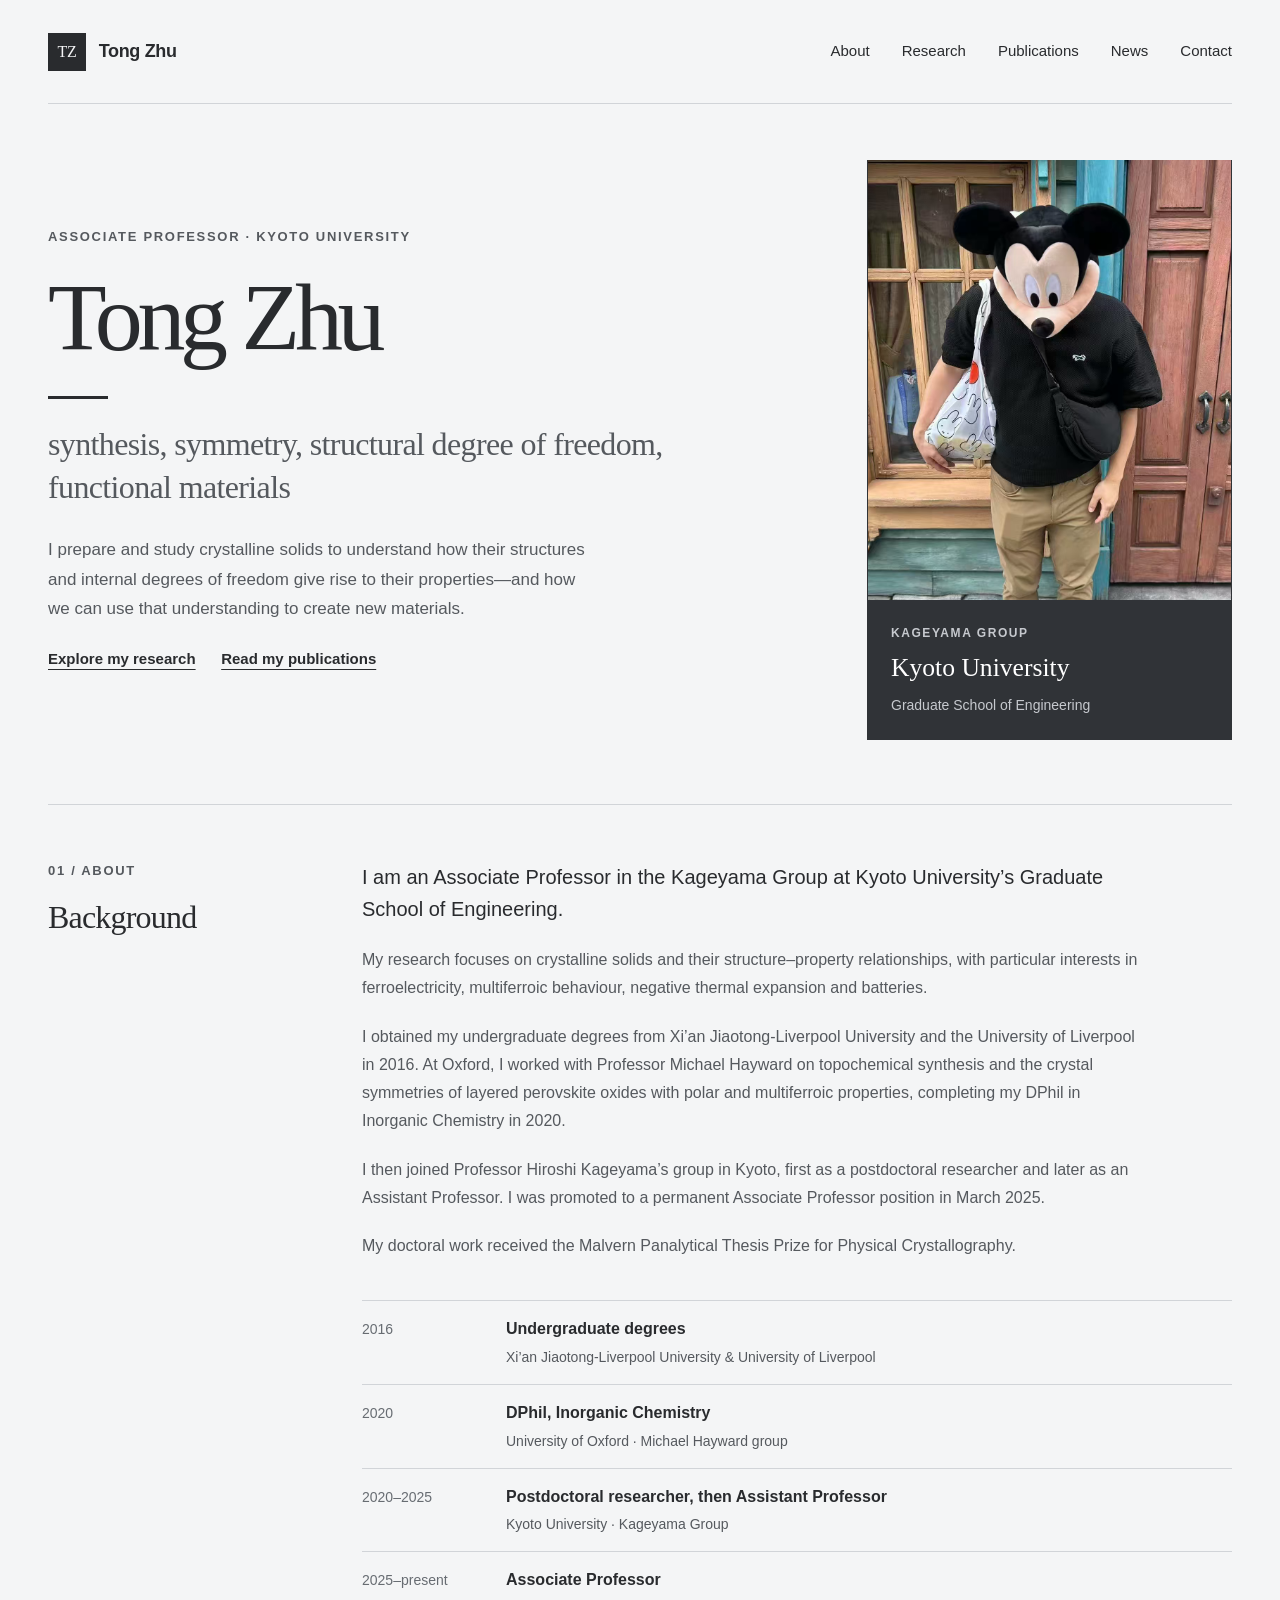
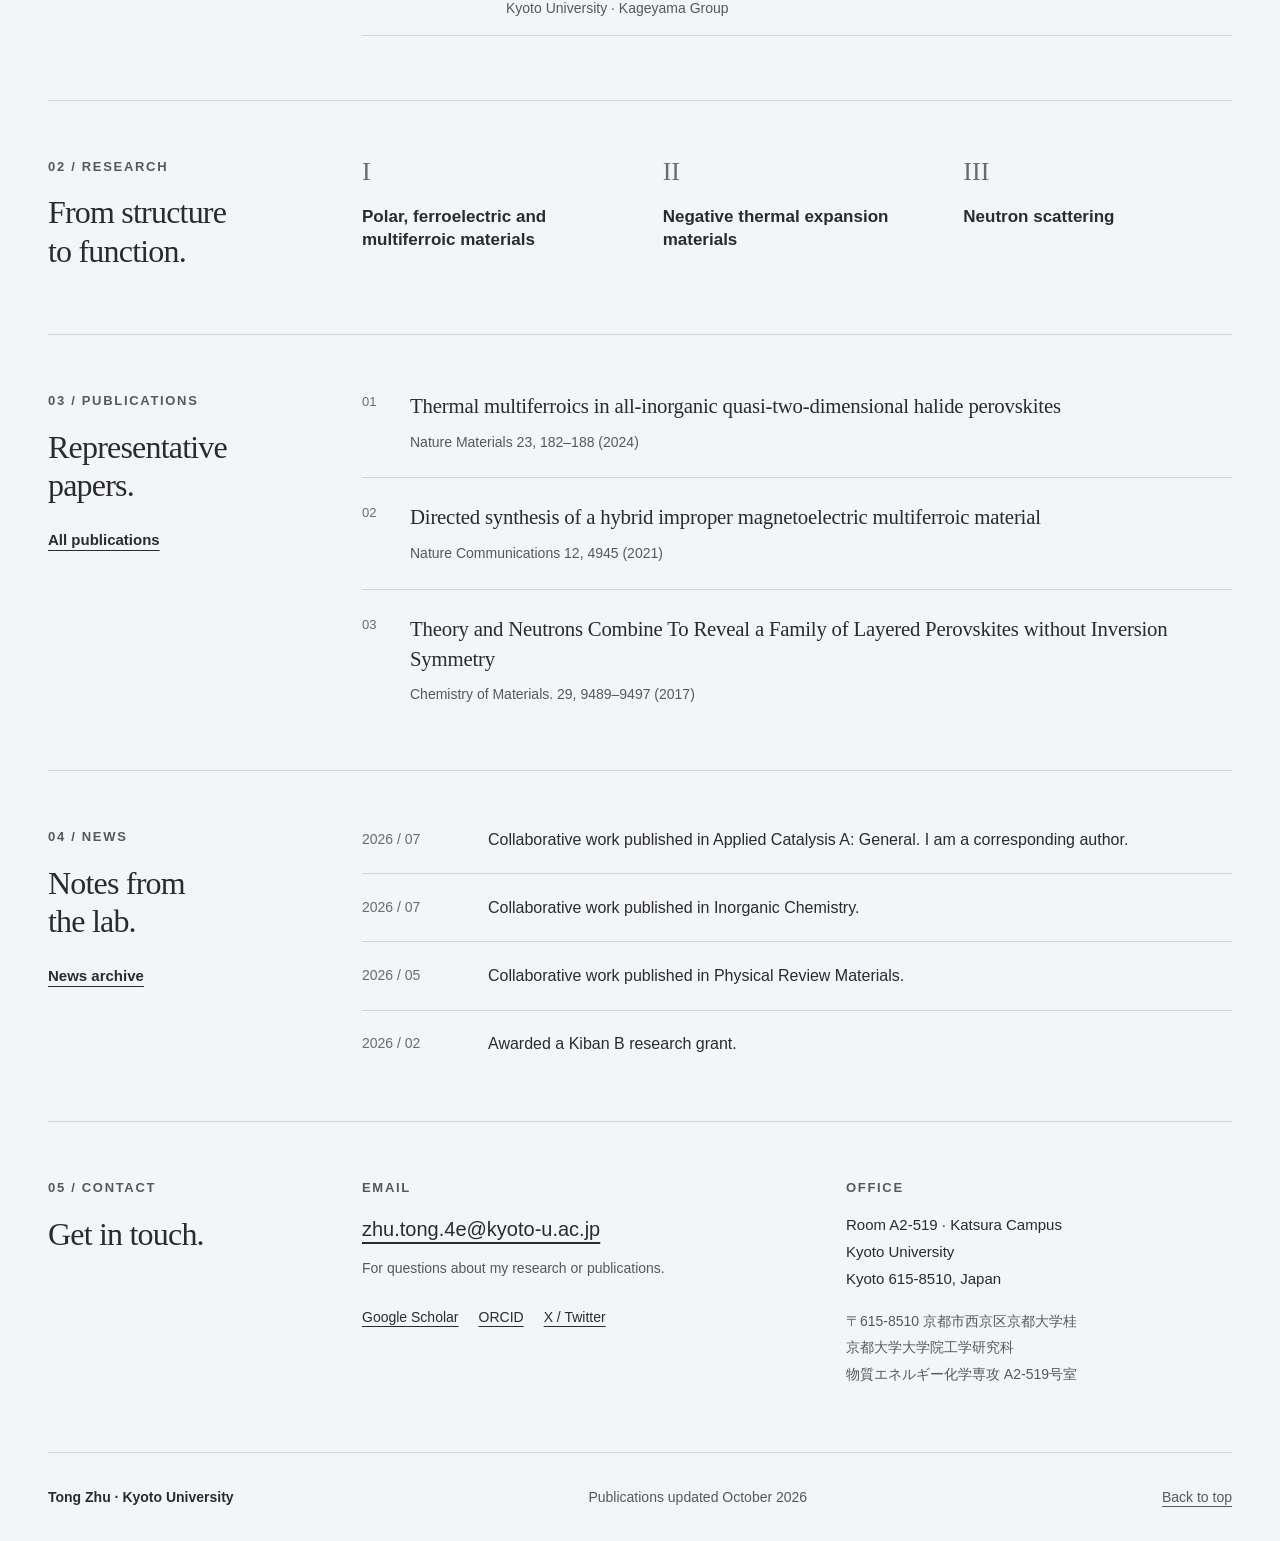
<file: index.html>
<!doctype html>
<html lang="en"><head><meta charset="utf-8"><meta name="viewport" content="width=device-width, initial-scale=1"><meta name="description" content="Tong Zhu is an Associate Professor at Kyoto University studying crystalline solids, crystal symmetry, and functional materials."><meta name="theme-color" content="#292b2e"><title>Tong Zhu | Kyoto University</title><link rel="icon" type="image/svg+xml" href="data:image/svg+xml,%3Csvg xmlns='http://www.w3.org/2000/svg' viewBox='0 0 32 32'%3E%3Crect width='32' height='32' rx='4' fill='%23292b2e'/%3E%3Ctext x='16' y='22' text-anchor='middle' font-family='Georgia,serif' font-size='20' fill='%23eceef0'%3ET%3C/text%3E%3C/svg%3E"><link rel="stylesheet" href="./assets/site.css"></head>
<body><a class="skip-link" href="#main">Skip to content</a><header class="site-header shell"><a class="wordmark" href="./" aria-label="Tong Zhu, home"><span class="monogram" aria-hidden="true">TZ</span><span>Tong Zhu</span></a><nav aria-label="Main navigation"><a href="./#about">About</a><a href="./#research">Research</a><a href="./publications/">Publications</a><a href="./news/">News</a><a href="./#contact">Contact</a></nav></header><main id="main">
<section class="intro shell" aria-labelledby="name">
 <div class="intro-copy"><p class="eyebrow">Associate Professor · Kyoto University</p><h1 id="name">Tong Zhu<span class="name-rule" aria-hidden="true"></span></h1><p class="research-line">synthesis, symmetry, structural degree of freedom, functional materials</p><p class="intro-summary">I prepare and study crystalline solids to understand how their structures and internal degrees of freedom give rise to their properties—and how we can use that understanding to create new materials.</p><div class="intro-links"><a class="text-link" href="#research">Explore my research</a><a class="text-link" href="publications/">Read my publications</a></div></div>
 <figure class="portrait-panel"><img src="assets/tong-zhu.png" width="1032" height="1251" alt="Tong Zhu wearing a Mickey Mouse hat" fetchpriority="high"><figcaption><span class="eyebrow">Kageyama Group</span><p>Kyoto University</p><span>Graduate School of Engineering</span></figcaption></figure>
</section>
<div class="shell body-shell">
 <section class="editorial-section" id="about" aria-labelledby="about-title"><div class="section-heading"><p class="eyebrow">01 / About</p><h2 id="about-title">Background</h2></div><div class="section-content"><div class="prose"><p class="lead">I am an Associate Professor in the Kageyama Group at Kyoto University’s Graduate School of Engineering.</p><p>My research focuses on crystalline solids and their structure–property relationships, with particular interests in ferroelectricity, multiferroic behaviour, negative thermal expansion and batteries.</p><p>I obtained my undergraduate degrees from Xi’an Jiaotong-Liverpool University and the University of Liverpool in 2016. At Oxford, I worked with Professor Michael Hayward on topochemical synthesis and the crystal symmetries of layered perovskite oxides with polar and multiferroic properties, completing my DPhil in Inorganic Chemistry in 2020.</p><p>I then joined Professor Hiroshi Kageyama’s group in Kyoto, first as a postdoctoral researcher and later as an Assistant Professor. I was promoted to a permanent Associate Professor position in March 2025.</p><p>My doctoral work received the Malvern Panalytical Thesis Prize for Physical Crystallography.</p></div><dl class="career"><div><dt>2016</dt><dd>Undergraduate degrees<span>Xi’an Jiaotong-Liverpool University & University of Liverpool</span></dd></div><div><dt>2020</dt><dd>DPhil, Inorganic Chemistry<span>University of Oxford · Michael Hayward group</span></dd></div><div><dt>2020–2025</dt><dd>Postdoctoral researcher, then Assistant Professor<span>Kyoto University · Kageyama Group</span></dd></div><div><dt>2025–present</dt><dd>Associate Professor<span>Kyoto University · Kageyama Group</span></dd></div></dl></div></section>
 <section class="editorial-section" id="research" aria-labelledby="research-title"><div class="section-heading"><p class="eyebrow">02 / Research</p><h2 id="research-title">From structure<br>to function.</h2></div><div class="section-content"><div class="research-grid"><article><span class="topic-number">I</span><h3>Polar, ferroelectric and multiferroic materials</h3></article><article><span class="topic-number">II</span><h3>Negative thermal expansion materials</h3></article><article><span class="topic-number">III</span><h3>Neutron scattering</h3></article></div></div></section>
 <section class="editorial-section" id="publications" aria-labelledby="publications-title"><div class="section-heading"><p class="eyebrow">03 / Publications</p><h2 id="publications-title">Representative<br>papers.</h2><a class="text-link" href="publications/">All publications</a></div><div class="section-content paper-list"><article class="paper"><span class="paper-index" aria-hidden="true">01</span><div><h3><a href="https://doi.org/10.1038/s41563-023-01759-y">Thermal multiferroics in all-inorganic quasi-two-dimensional halide perovskites</a></h3><p class="citation">Nature Materials 23, 182–188 (2024)</p></div></article><article class="paper"><span class="paper-index" aria-hidden="true">02</span><div><h3><a href="https://doi.org/10.1038/s41467-021-25098-1">Directed synthesis of a hybrid improper magnetoelectric multiferroic material</a></h3><p class="citation">Nature Communications 12, 4945 (2021)</p></div></article><article class="paper"><span class="paper-index" aria-hidden="true">03</span><div><h3><a href="https://doi.org/10.1021/acs.chemmater.7b03604">Theory and Neutrons Combine To Reveal a Family of Layered Perovskites without Inversion Symmetry</a></h3><p class="citation">Chemistry of Materials. 29, 9489–9497 (2017)</p></div></article></div></section>
 <section class="editorial-section" id="news" aria-labelledby="news-title"><div class="section-heading"><p class="eyebrow">04 / News</p><h2 id="news-title">Notes from<br>the lab.</h2><a class="text-link" href="news/">News archive</a></div><div class="section-content news-list"><article class="news-item"><time datetime="2026-07">2026 / 07</time><p>Collaborative work published in Applied Catalysis A: General. I am a corresponding author.</p></article><article class="news-item"><time datetime="2026-07">2026 / 07</time><p>Collaborative work published in Inorganic Chemistry.</p></article><article class="news-item"><time datetime="2026-05">2026 / 05</time><p>Collaborative work published in Physical Review Materials.</p></article><article class="news-item"><time datetime="2026-02">2026 / 02</time><p>Awarded a Kiban B research grant.</p></article></div></section>
 <section class="editorial-section contact-section" id="contact" aria-labelledby="contact-title"><div class="section-heading"><p class="eyebrow">05 / Contact</p><h2 id="contact-title">Get in touch.</h2></div><div class="section-content contact-grid"><div><p class="eyebrow">Email</p><a class="email" href="mailto:zhu.tong.4e@kyoto-u.ac.jp">zhu.tong.4e@kyoto-u.ac.jp</a><p class="contact-note">For questions about my research or publications.</p><div class="profile-links"><a href="https://scholar.google.com/citations?user=1i95sp4AAAAJ&amp;hl=en">Google Scholar</a><a href="https://orcid.org/0000-0003-0288-0462">ORCID</a><a href="https://twitter.com/tongzhu94">X / Twitter</a></div></div><div><p class="eyebrow">Office</p><address>Room A2-519 · Katsura Campus<br>Kyoto University<br>Kyoto 615-8510, Japan<span lang="ja">〒615-8510 京都市西京区京都大学桂<br>京都大学大学院工学研究科<br>物質エネルギー化学専攻 A2-519号室</span></address></div></div></section></div></main><footer class="site-footer shell"><span>Tong Zhu · Kyoto University</span><span>Publications updated October 2026</span><a href="#main">Back to top</a></footer><!-- Cloudflare Web Analytics --><script type='module' src='https://static.cloudflareinsights.com/beacon.min.js' data-cf-beacon='{"token": "4a5790ab2d7e4407b52609fc7716515f"}'></script><!-- End Cloudflare Web Analytics --></body></html>
</file>
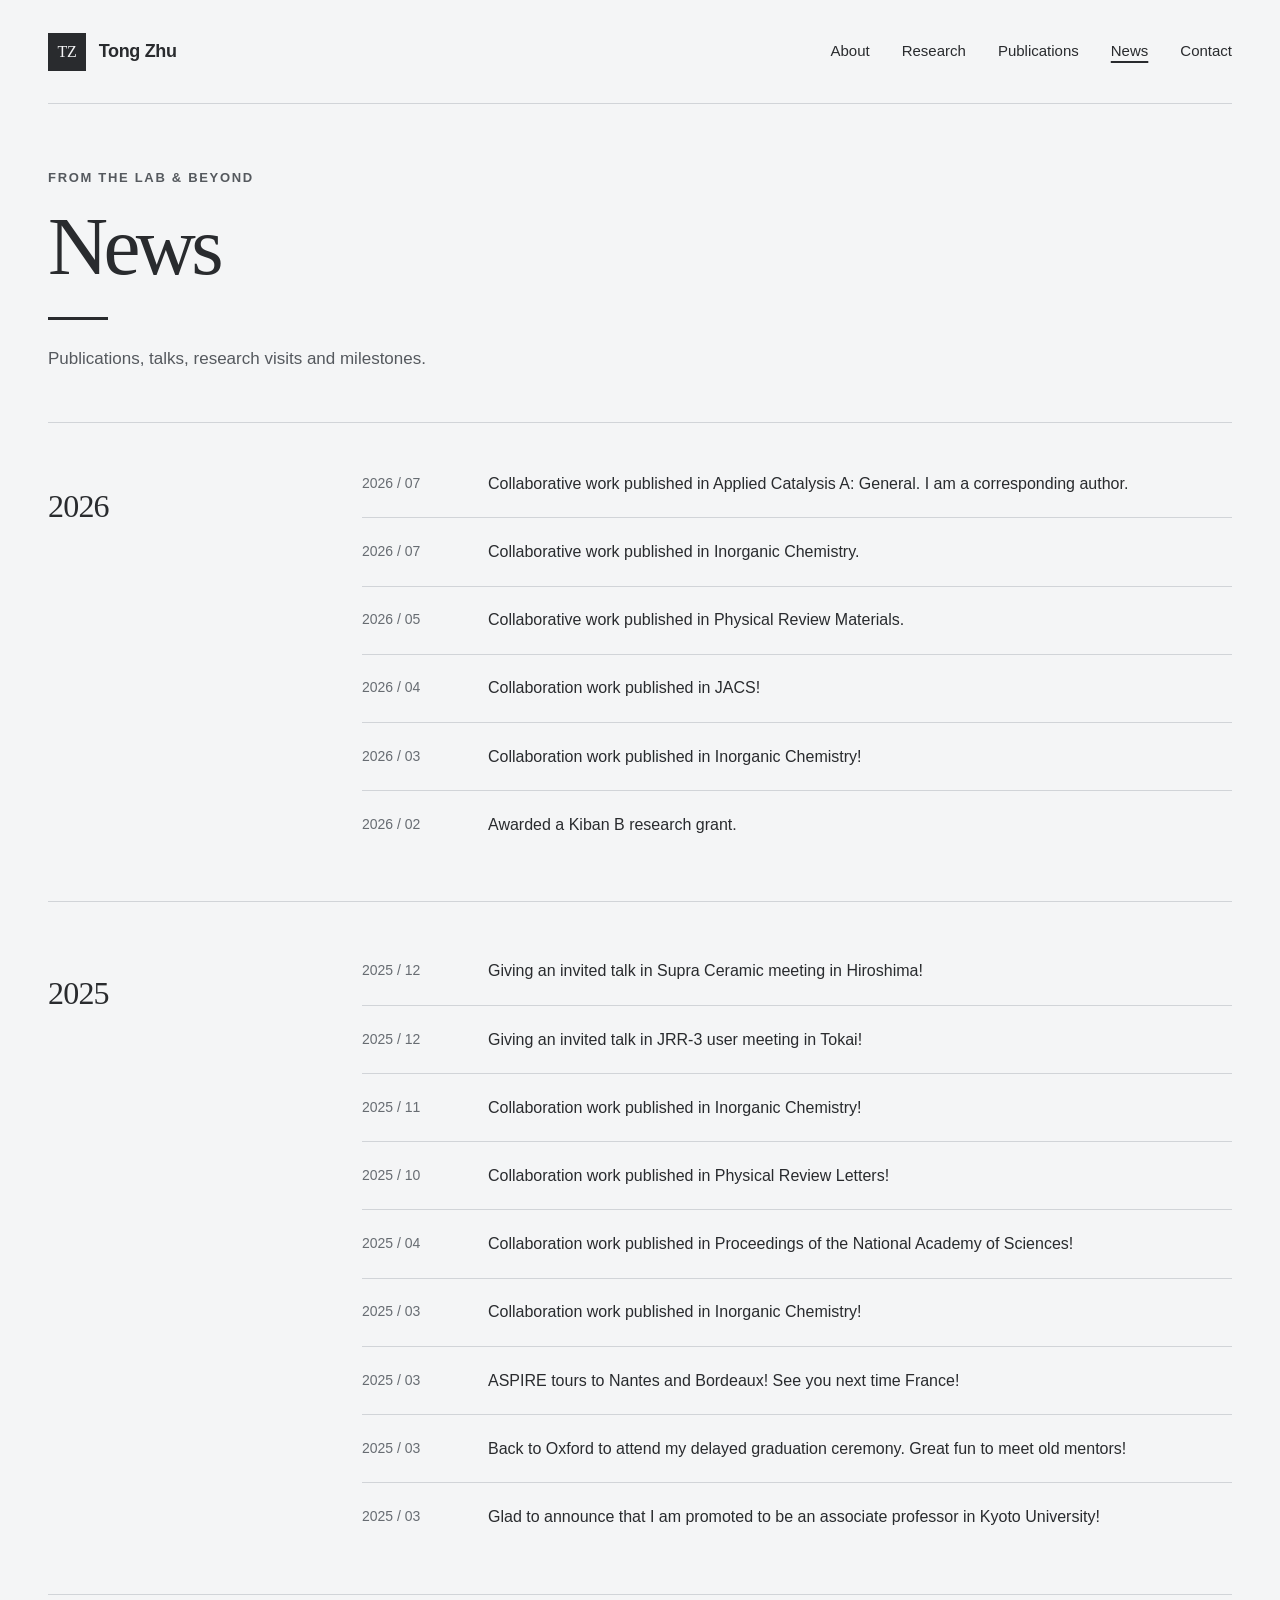
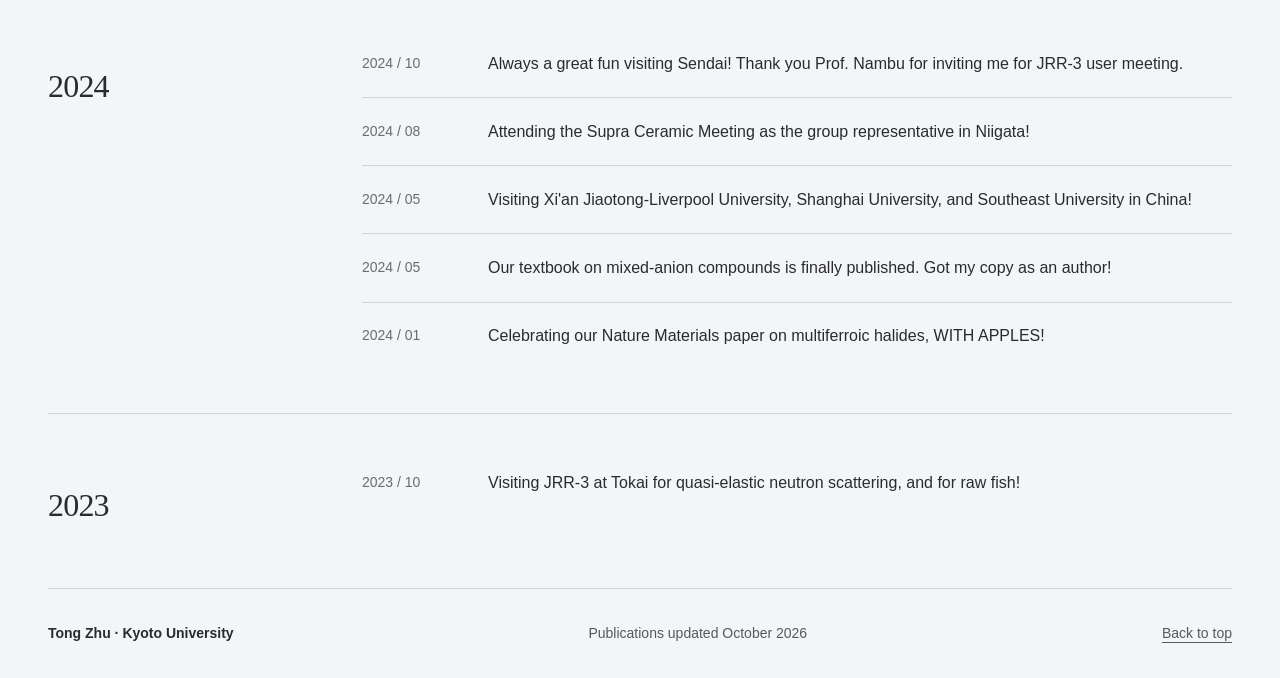
<file: news/index.html>
<!doctype html>
<html lang="en"><head><meta charset="utf-8"><meta name="viewport" content="width=device-width, initial-scale=1"><meta name="description" content="News, publications, talks and research visits from Tong Zhu at Kyoto University."><meta name="theme-color" content="#292b2e"><title>News | Tong Zhu</title><link rel="icon" type="image/svg+xml" href="data:image/svg+xml,%3Csvg xmlns='http://www.w3.org/2000/svg' viewBox='0 0 32 32'%3E%3Crect width='32' height='32' rx='4' fill='%23292b2e'/%3E%3Ctext x='16' y='22' text-anchor='middle' font-family='Georgia,serif' font-size='20' fill='%23eceef0'%3ET%3C/text%3E%3C/svg%3E"><link rel="stylesheet" href="../assets/site.css"></head>
<body><a class="skip-link" href="#main">Skip to content</a><header class="site-header shell"><a class="wordmark" href="../" aria-label="Tong Zhu, home"><span class="monogram" aria-hidden="true">TZ</span><span>Tong Zhu</span></a><nav aria-label="Main navigation"><a href="../#about">About</a><a href="../#research">Research</a><a href="../publications/">Publications</a><a href="../news/" aria-current="page">News</a><a href="../#contact">Contact</a></nav></header><main id="main"><div class="shell"><section class="page-heading"><p class="eyebrow">From the lab & beyond</p><h1>News<span class="name-rule" aria-hidden="true"></span></h1><p>Publications, talks, research visits and milestones.</p></section><section class="editorial-section" aria-labelledby="news-2026"><div class="section-heading"><h2 id="news-2026">2026</h2></div><div class="news-list"><article class="news-item"><time datetime="2026-07">2026 / 07</time><p>Collaborative work published in Applied Catalysis A: General. I am a corresponding author.</p></article><article class="news-item"><time datetime="2026-07">2026 / 07</time><p>Collaborative work published in Inorganic Chemistry.</p></article><article class="news-item"><time datetime="2026-05">2026 / 05</time><p>Collaborative work published in Physical Review Materials.</p></article><article class="news-item"><time datetime="2026-04">2026 / 04</time><p>Collaboration work published in JACS!</p></article><article class="news-item"><time datetime="2026-03">2026 / 03</time><p>Collaboration work published in Inorganic Chemistry!</p></article><article class="news-item"><time datetime="2026-02">2026 / 02</time><p>Awarded a Kiban B research grant.</p></article></div></section><section class="editorial-section" aria-labelledby="news-2025"><div class="section-heading"><h2 id="news-2025">2025</h2></div><div class="news-list"><article class="news-item"><time datetime="2025-12">2025 / 12</time><p>Giving an invited talk in Supra Ceramic meeting in Hiroshima!</p></article><article class="news-item"><time datetime="2025-12">2025 / 12</time><p>Giving an invited talk in JRR-3 user meeting in Tokai!</p></article><article class="news-item"><time datetime="2025-11">2025 / 11</time><p>Collaboration work published in Inorganic Chemistry!</p></article><article class="news-item"><time datetime="2025-10">2025 / 10</time><p>Collaboration work published in Physical Review Letters!</p></article><article class="news-item"><time datetime="2025-04">2025 / 04</time><p>Collaboration work published in Proceedings of the National Academy of Sciences!</p></article><article class="news-item"><time datetime="2025-03">2025 / 03</time><p>Collaboration work published in Inorganic Chemistry!</p></article><article class="news-item"><time datetime="2025-03">2025 / 03</time><p>ASPIRE tours to Nantes and Bordeaux! See you next time France!</p></article><article class="news-item"><time datetime="2025-03">2025 / 03</time><p>Back to Oxford to attend my delayed graduation ceremony. Great fun to meet old mentors!</p></article><article class="news-item"><time datetime="2025-03">2025 / 03</time><p>Glad to announce that I am promoted to be an associate professor in Kyoto University!</p></article></div></section><section class="editorial-section" aria-labelledby="news-2024"><div class="section-heading"><h2 id="news-2024">2024</h2></div><div class="news-list"><article class="news-item"><time datetime="2024-10">2024 / 10</time><p>Always a great fun visiting Sendai! Thank you Prof. Nambu for inviting me for JRR-3 user meeting.</p></article><article class="news-item"><time datetime="2024-08">2024 / 08</time><p>Attending the Supra Ceramic Meeting as the group representative in Niigata!</p></article><article class="news-item"><time datetime="2024-05">2024 / 05</time><p>Visiting Xi&#x27;an Jiaotong-Liverpool University, Shanghai University, and Southeast University in China!</p></article><article class="news-item"><time datetime="2024-05">2024 / 05</time><p>Our textbook on mixed-anion compounds is finally published. Got my copy as an author!</p></article><article class="news-item"><time datetime="2024-01">2024 / 01</time><p>Celebrating our Nature Materials paper on multiferroic halides, WITH APPLES!</p></article></div></section><section class="editorial-section" aria-labelledby="news-2023"><div class="section-heading"><h2 id="news-2023">2023</h2></div><div class="news-list"><article class="news-item"><time datetime="2023-10">2023 / 10</time><p>Visiting JRR-3 at Tokai for quasi-elastic neutron scattering, and for raw fish!</p></article></div></section></div></main><footer class="site-footer shell"><span>Tong Zhu · Kyoto University</span><span>Publications updated October 2026</span><a href="#main">Back to top</a></footer><!-- Cloudflare Web Analytics --><script type='module' src='https://static.cloudflareinsights.com/beacon.min.js' data-cf-beacon='{"token": "4a5790ab2d7e4407b52609fc7716515f"}'></script><!-- End Cloudflare Web Analytics --></body></html>
</file>
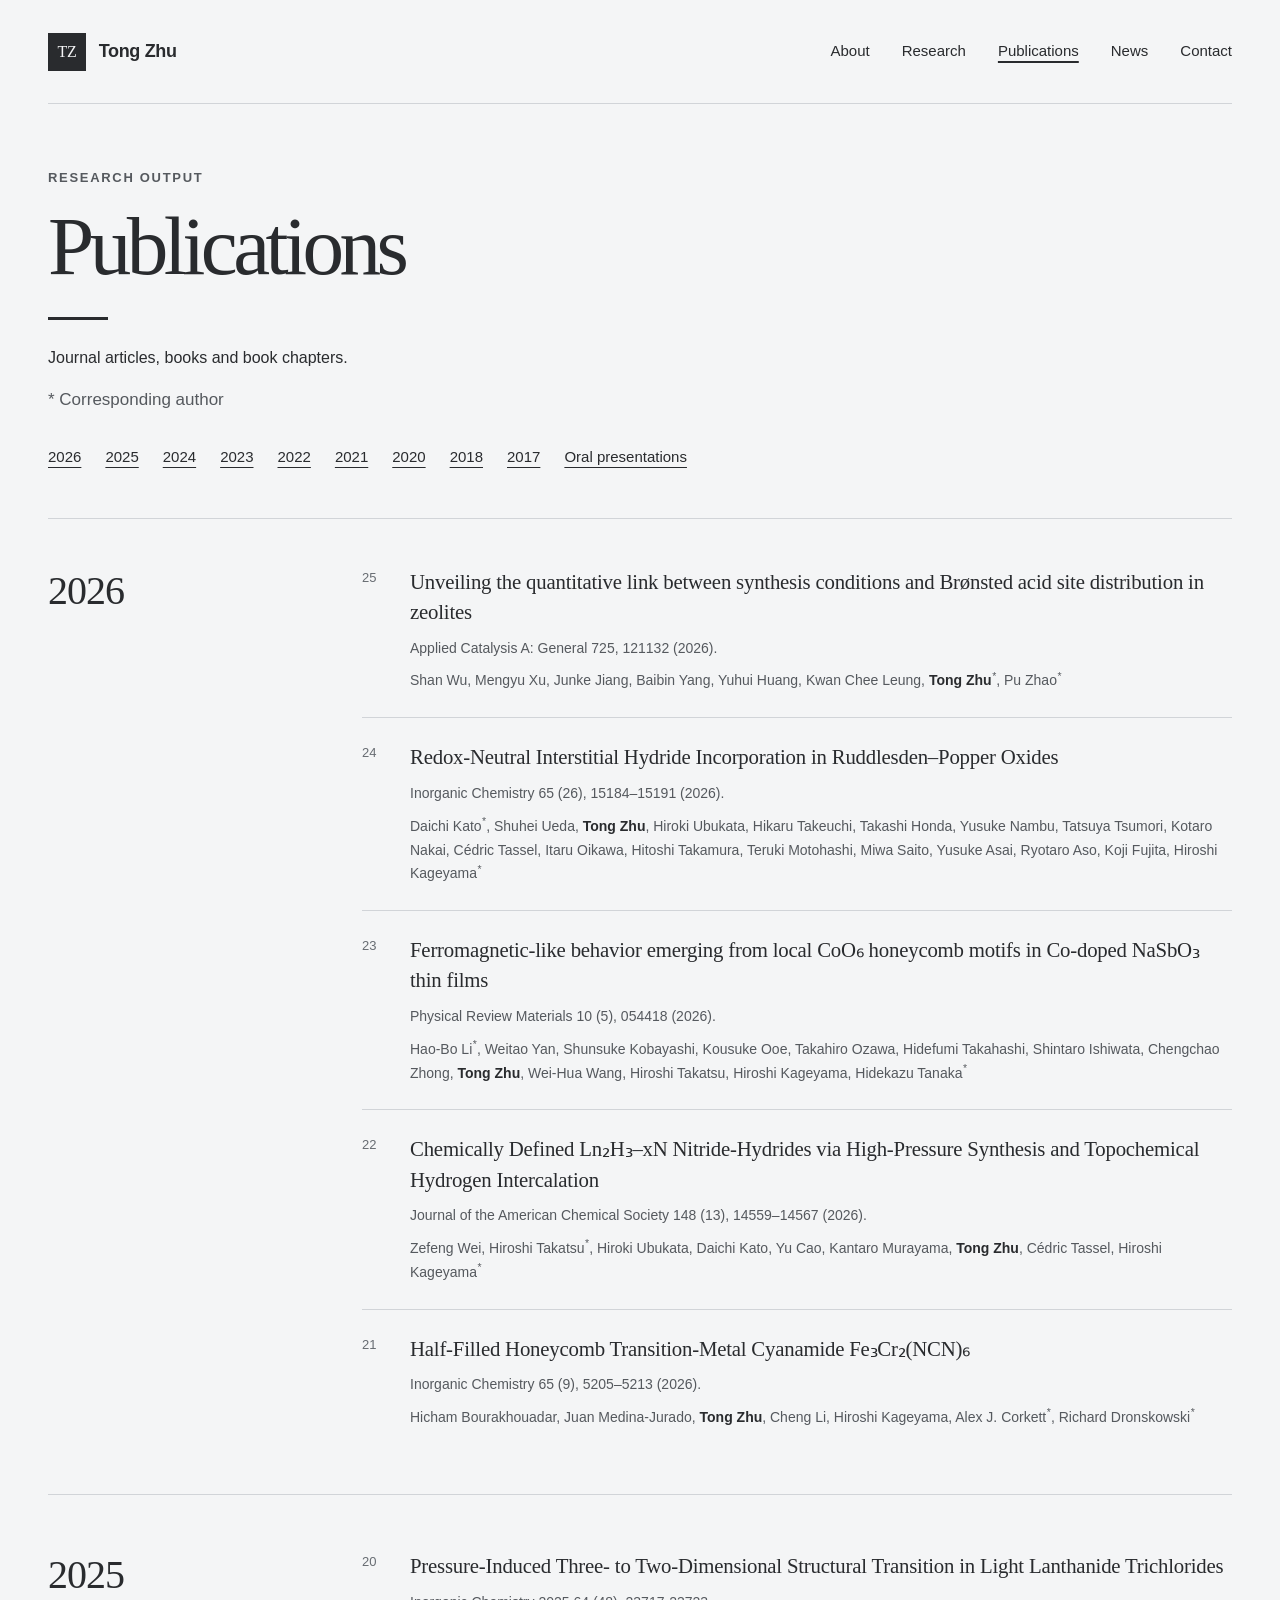
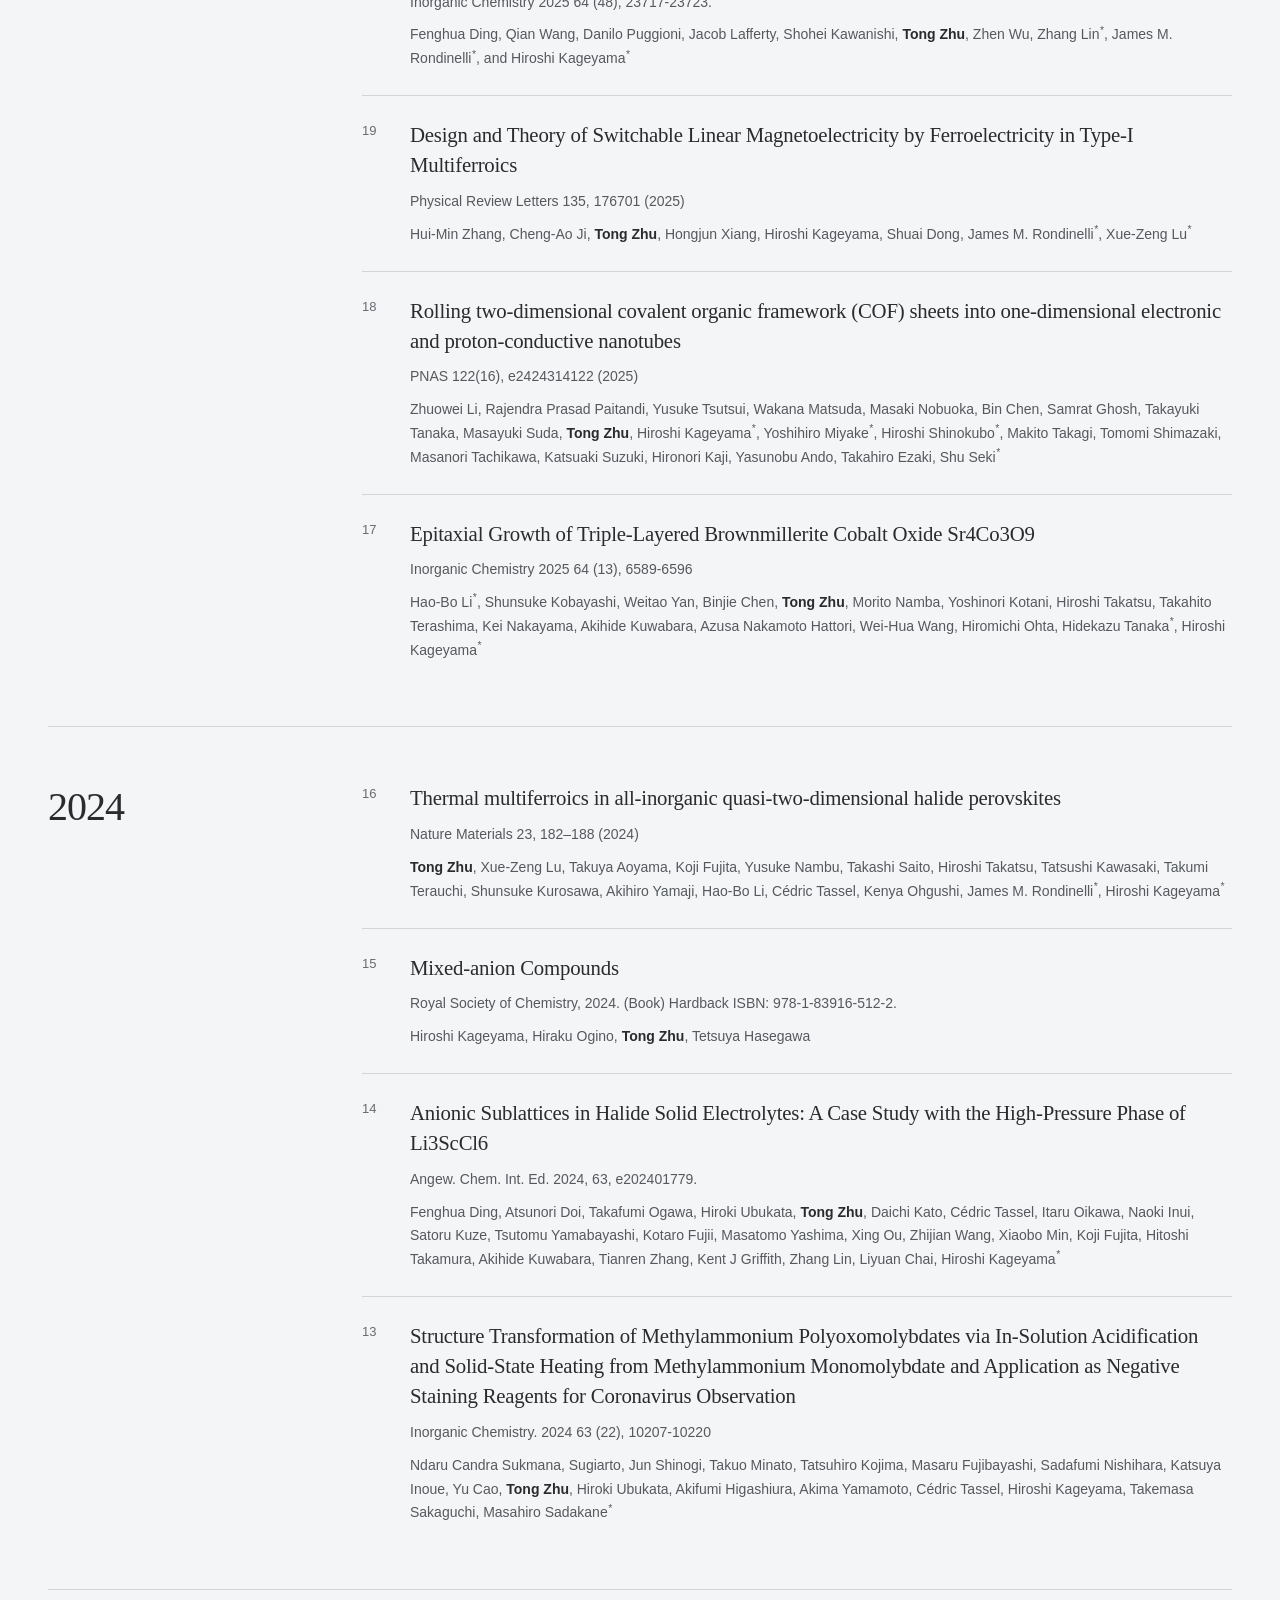
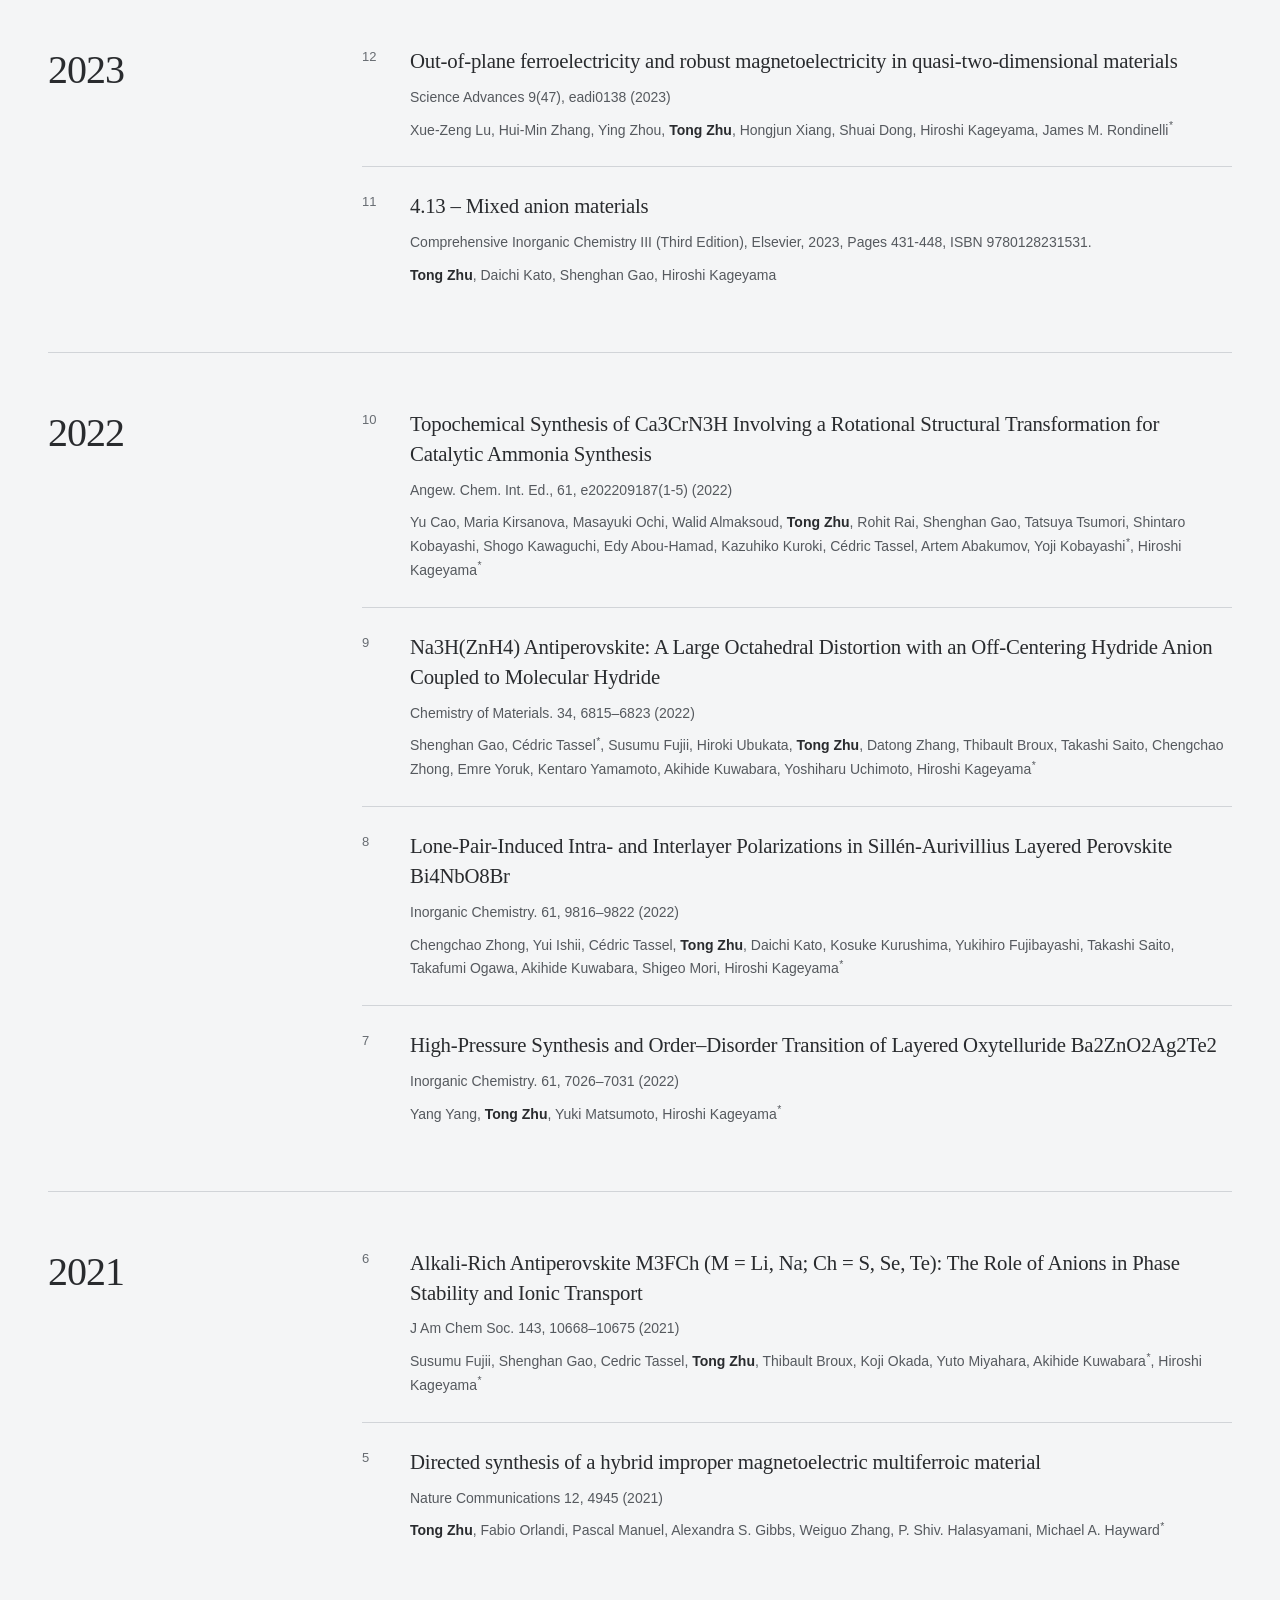
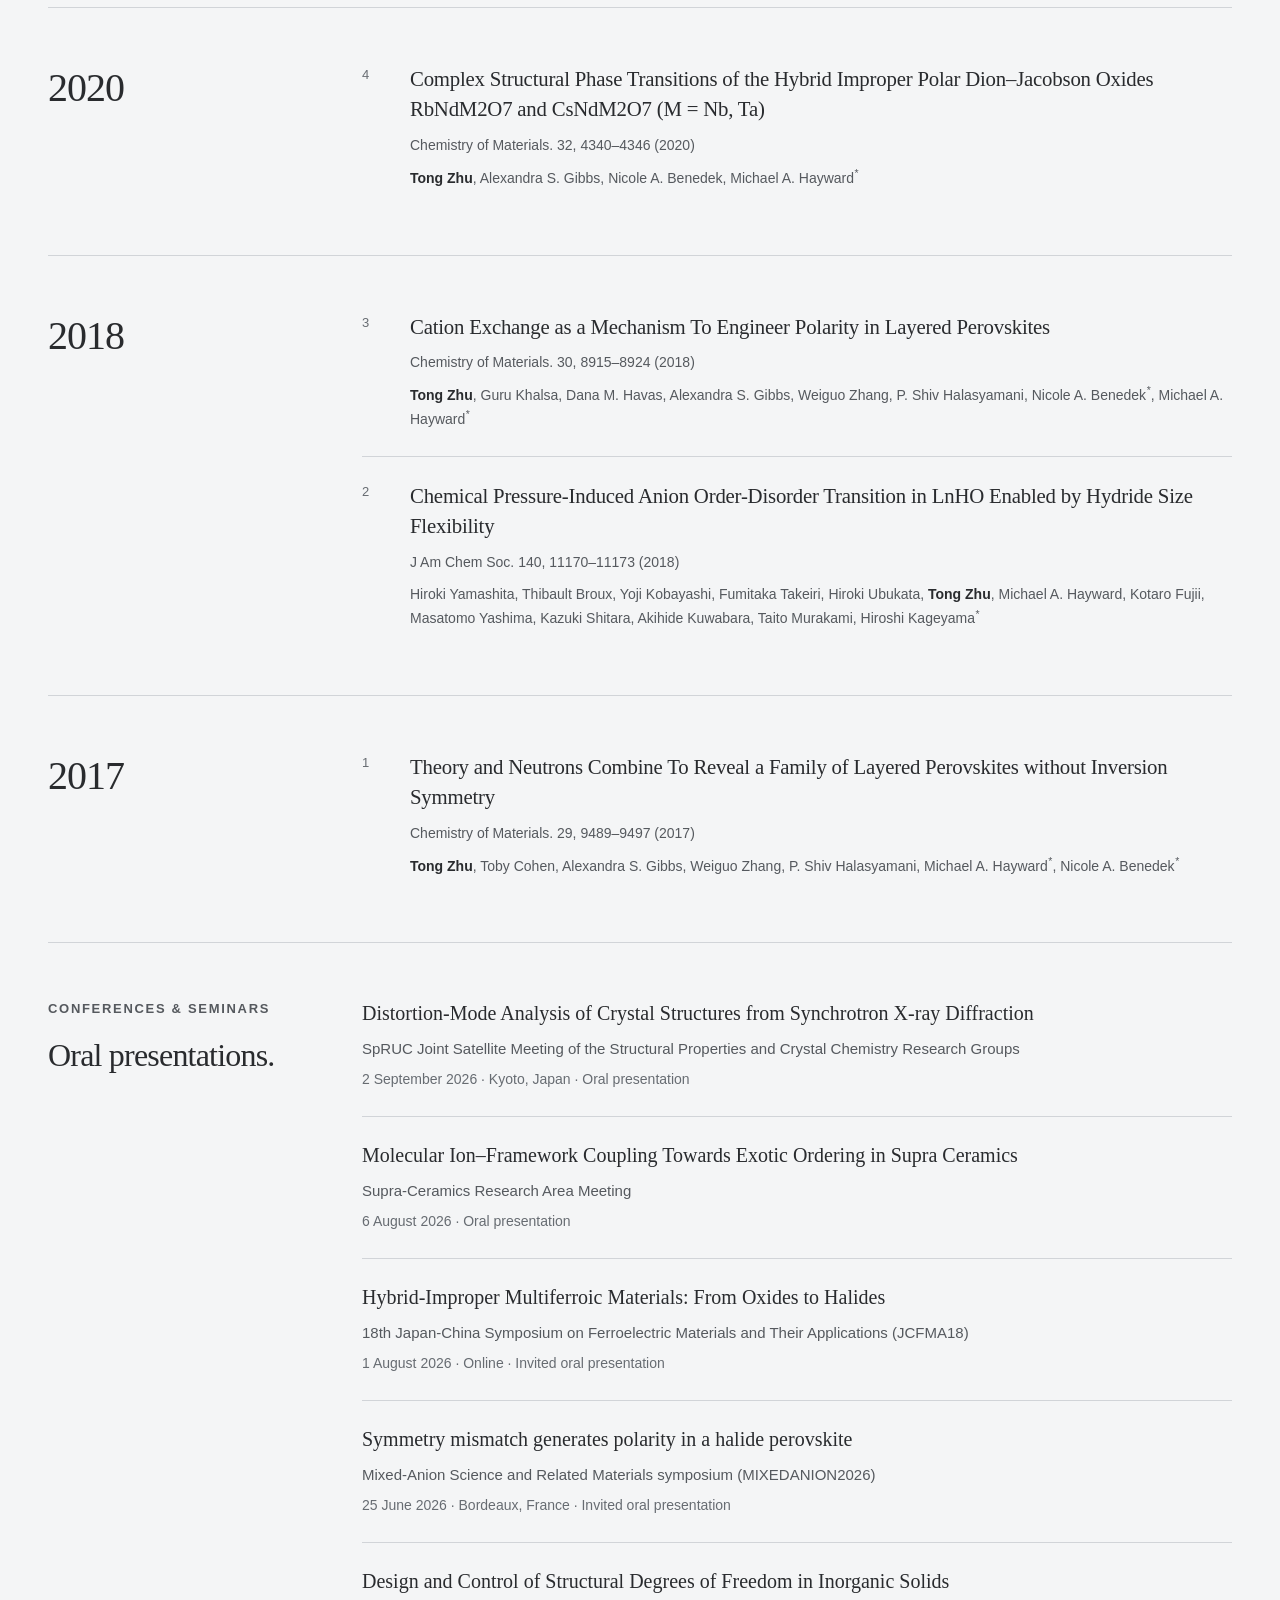
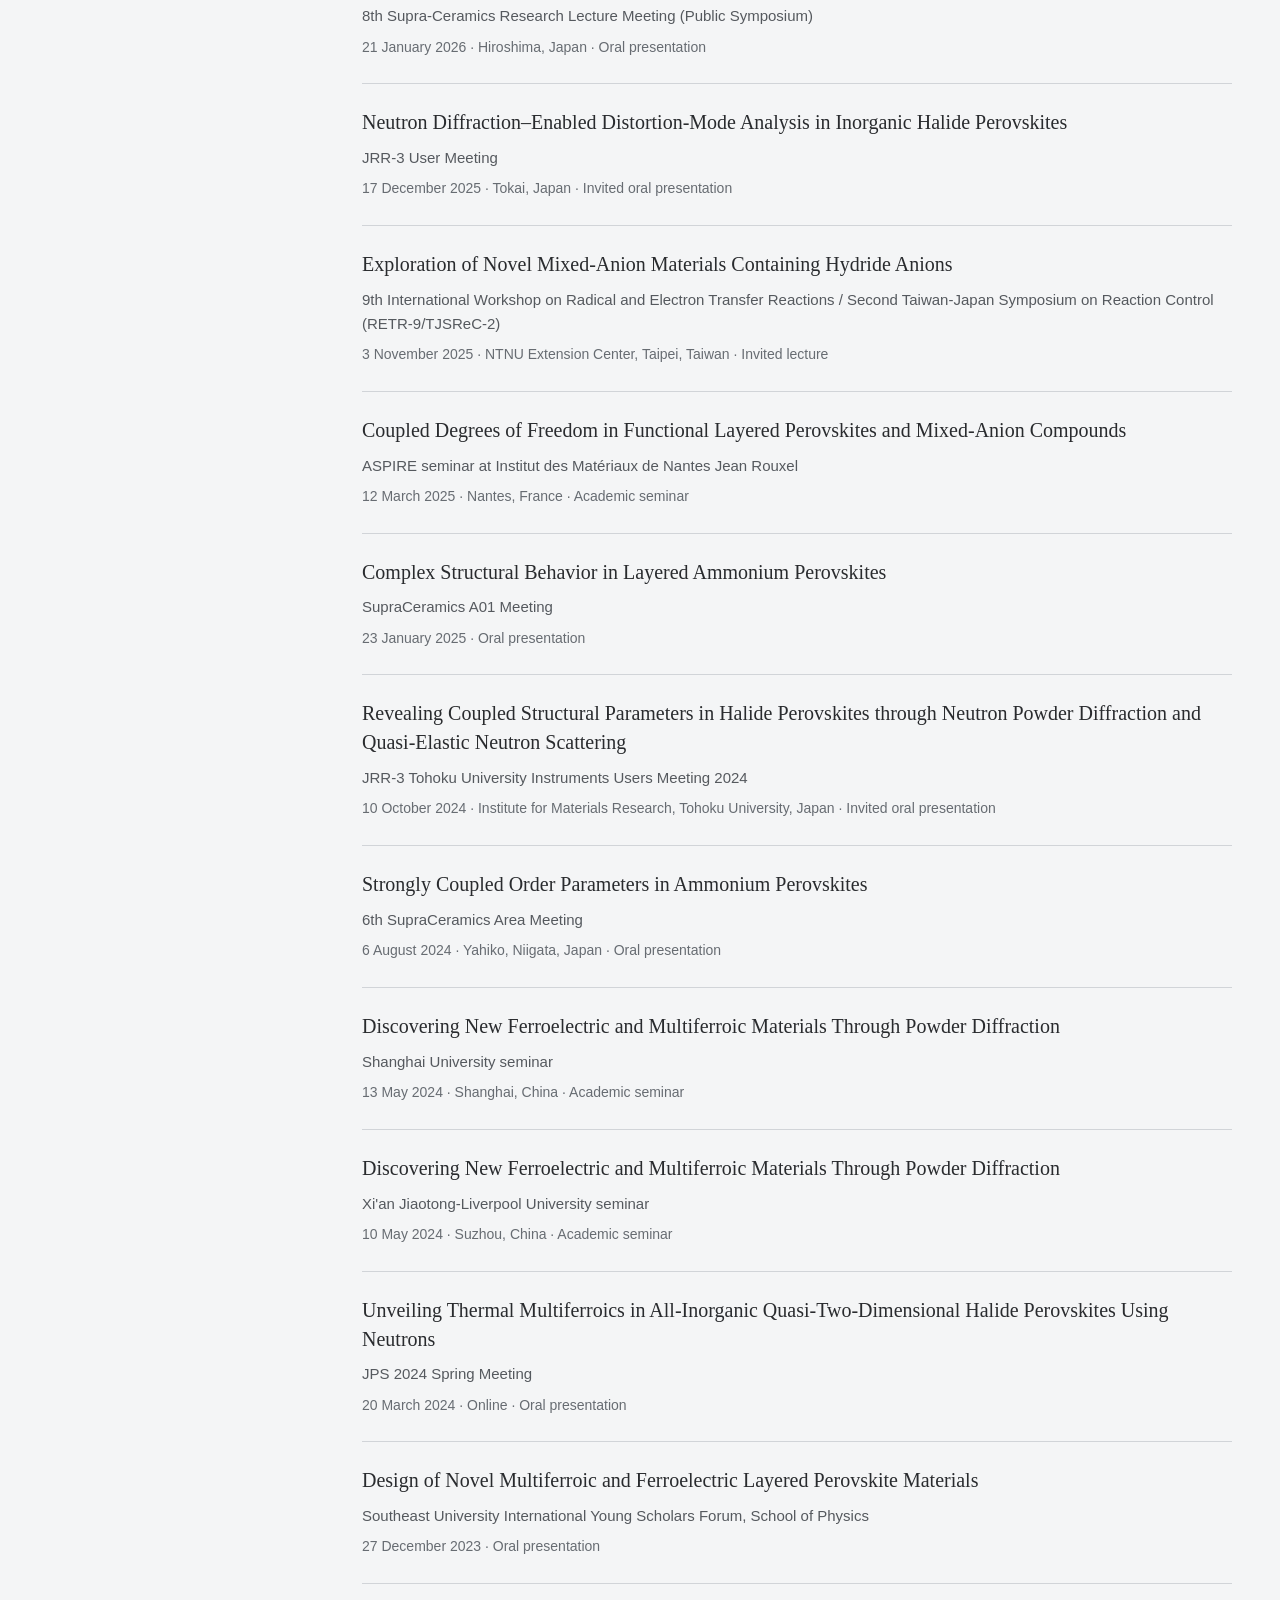
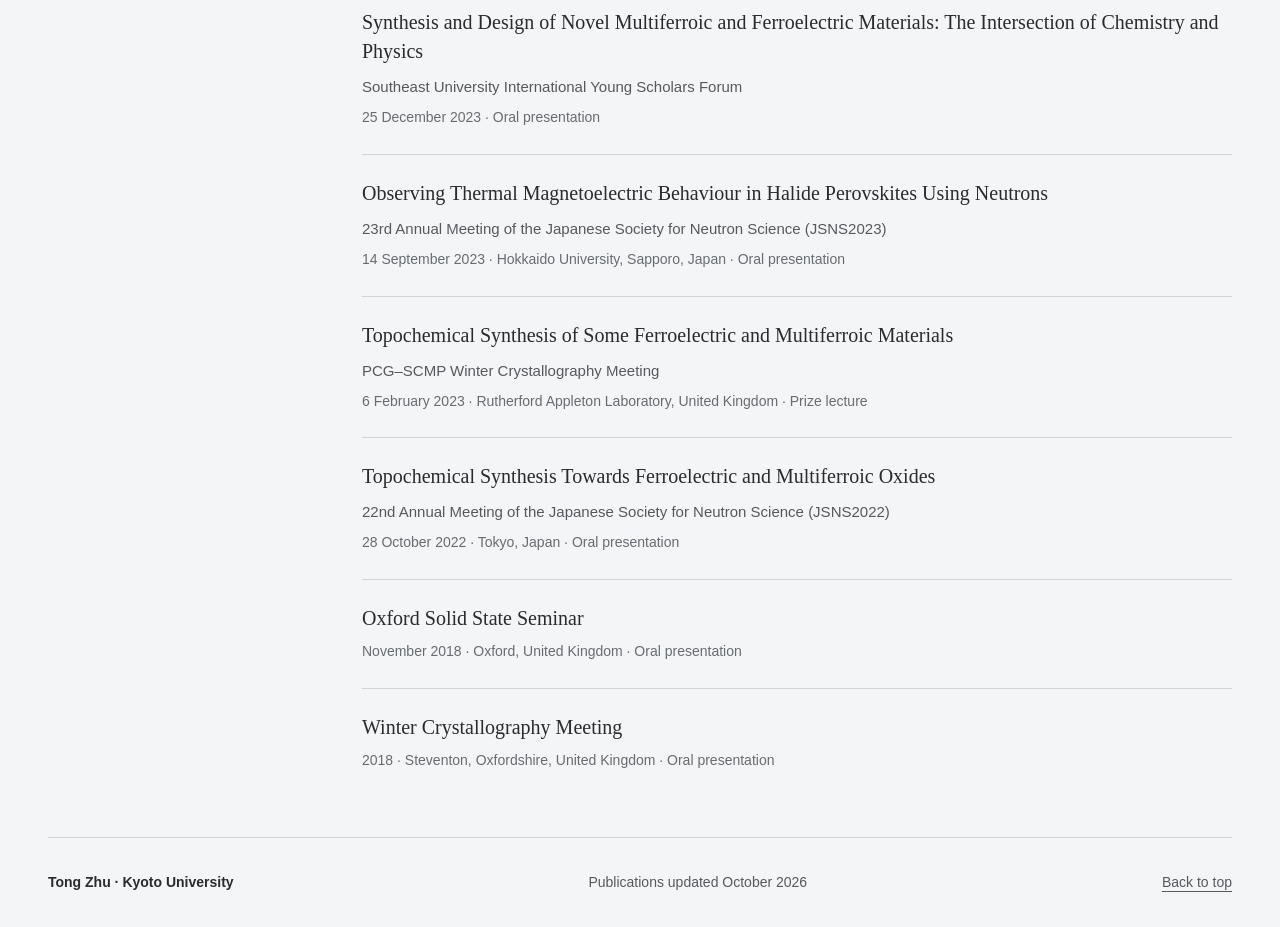
<file: publications/index.html>
<!doctype html>
<html lang="en"><head><meta charset="utf-8"><meta name="viewport" content="width=device-width, initial-scale=1"><meta name="description" content="Publications by Tong Zhu, including five 2026 papers on zeolites, hydrides, thin films and cyanamides."><meta name="theme-color" content="#292b2e"><title>Publications | Tong Zhu</title><link rel="icon" type="image/svg+xml" href="data:image/svg+xml,%3Csvg xmlns='http://www.w3.org/2000/svg' viewBox='0 0 32 32'%3E%3Crect width='32' height='32' rx='4' fill='%23292b2e'/%3E%3Ctext x='16' y='22' text-anchor='middle' font-family='Georgia,serif' font-size='20' fill='%23eceef0'%3ET%3C/text%3E%3C/svg%3E"><link rel="stylesheet" href="../assets/site.css"></head>
<body><a class="skip-link" href="#main">Skip to content</a><header class="site-header shell"><a class="wordmark" href="../" aria-label="Tong Zhu, home"><span class="monogram" aria-hidden="true">TZ</span><span>Tong Zhu</span></a><nav aria-label="Main navigation"><a href="../#about">About</a><a href="../#research">Research</a><a href="../publications/" aria-current="page">Publications</a><a href="../news/">News</a><a href="../#contact">Contact</a></nav></header><main id="main"><div class="shell"><section class="page-heading"><p class="eyebrow">Research output</p><h1>Publications<span class="name-rule" aria-hidden="true"></span></h1><p>Journal articles, books and book chapters.</p><p class="publication-key">* Corresponding author</p><div class="year-nav" aria-label="Publication years and presentations"><a href="#year-2026">2026</a><a href="#year-2025">2025</a><a href="#year-2024">2024</a><a href="#year-2023">2023</a><a href="#year-2022">2022</a><a href="#year-2021">2021</a><a href="#year-2020">2020</a><a href="#year-2018">2018</a><a href="#year-2017">2017</a><a href="#presentations">Oral presentations</a></div></section><section class="editorial-section publication-year" id="year-2026" aria-labelledby="title-2026"><div class="section-heading"><h2 id="title-2026">2026</h2></div><div class="paper-list"><article class="paper"><span class="paper-index" aria-hidden="true">25</span><div><h3><a href="https://doi.org/10.1016/j.apcata.2026.121132">Unveiling the quantitative link between synthesis conditions and Brønsted acid site distribution in zeolites</a></h3><p class="citation">Applied Catalysis A: General 725, 121132 (2026).</p><p class="authors">Shan Wu, Mengyu Xu, Junke Jiang, Baibin Yang, Yuhui Huang, Kwan Chee Leung, <strong>Tong Zhu</strong><sup class="corresponding" aria-label="corresponding author">*</sup>, Pu Zhao<sup class="corresponding" aria-label="corresponding author">*</sup></p></div></article><article class="paper"><span class="paper-index" aria-hidden="true">24</span><div><h3><a href="https://doi.org/10.1021/acs.inorgchem.6c02132">Redox-Neutral Interstitial Hydride Incorporation in Ruddlesden–Popper Oxides</a></h3><p class="citation">Inorganic Chemistry 65 (26), 15184–15191 (2026).</p><p class="authors">Daichi Kato<sup class="corresponding" aria-label="corresponding author">*</sup>, Shuhei Ueda, <strong>Tong Zhu</strong>, Hiroki Ubukata, Hikaru Takeuchi, Takashi Honda, Yusuke Nambu, Tatsuya Tsumori, Kotaro Nakai, Cédric Tassel, Itaru Oikawa, Hitoshi Takamura, Teruki Motohashi, Miwa Saito, Yusuke Asai, Ryotaro Aso, Koji Fujita, Hiroshi Kageyama<sup class="corresponding" aria-label="corresponding author">*</sup></p></div></article><article class="paper"><span class="paper-index" aria-hidden="true">23</span><div><h3><a href="https://doi.org/10.1103/54cx-6r5s">Ferromagnetic-like behavior emerging from local CoO₆ honeycomb motifs in Co-doped NaSbO₃ thin films</a></h3><p class="citation">Physical Review Materials 10 (5), 054418 (2026).</p><p class="authors">Hao-Bo Li<sup class="corresponding" aria-label="corresponding author">*</sup>, Weitao Yan, Shunsuke Kobayashi, Kousuke Ooe, Takahiro Ozawa, Hidefumi Takahashi, Shintaro Ishiwata, Chengchao Zhong, <strong>Tong Zhu</strong>, Wei-Hua Wang, Hiroshi Takatsu, Hiroshi Kageyama, Hidekazu Tanaka<sup class="corresponding" aria-label="corresponding author">*</sup></p></div></article><article class="paper"><span class="paper-index" aria-hidden="true">22</span><div><h3><a href="https://doi.org/10.1021/jacs.6c02443">Chemically Defined Ln₂H₃–xN Nitride-Hydrides via High-Pressure Synthesis and Topochemical Hydrogen Intercalation</a></h3><p class="citation">Journal of the American Chemical Society 148 (13), 14559–14567 (2026).</p><p class="authors">Zefeng Wei, Hiroshi Takatsu<sup class="corresponding" aria-label="corresponding author">*</sup>, Hiroki Ubukata, Daichi Kato, Yu Cao, Kantaro Murayama, <strong>Tong Zhu</strong>, Cédric Tassel, Hiroshi Kageyama<sup class="corresponding" aria-label="corresponding author">*</sup></p></div></article><article class="paper"><span class="paper-index" aria-hidden="true">21</span><div><h3><a href="https://doi.org/10.1021/acs.inorgchem.6c00094">Half-Filled Honeycomb Transition-Metal Cyanamide Fe₃Cr₂(NCN)₆</a></h3><p class="citation">Inorganic Chemistry 65 (9), 5205–5213 (2026).</p><p class="authors">Hicham Bourakhouadar, Juan Medina-Jurado, <strong>Tong Zhu</strong>, Cheng Li, Hiroshi Kageyama, Alex J. Corkett<sup class="corresponding" aria-label="corresponding author">*</sup>, Richard Dronskowski<sup class="corresponding" aria-label="corresponding author">*</sup></p></div></article></div></section><section class="editorial-section publication-year" id="year-2025" aria-labelledby="title-2025"><div class="section-heading"><h2 id="title-2025">2025</h2></div><div class="paper-list"><article class="paper"><span class="paper-index" aria-hidden="true">20</span><div><h3><a href="https://doi.org/10.1021/acs.inorgchem.5c04661">Pressure-Induced Three- to Two-Dimensional Structural Transition in Light Lanthanide Trichlorides</a></h3><p class="citation">Inorganic Chemistry 2025 64 (48), 23717-23723.</p><p class="authors">Fenghua Ding, Qian Wang, Danilo Puggioni, Jacob Lafferty, Shohei Kawanishi, <strong>Tong Zhu</strong>, Zhen Wu, Zhang Lin<sup class="corresponding" aria-label="corresponding author">*</sup>, James M. Rondinelli<sup class="corresponding" aria-label="corresponding author">*</sup>, and Hiroshi Kageyama<sup class="corresponding" aria-label="corresponding author">*</sup></p></div></article><article class="paper"><span class="paper-index" aria-hidden="true">19</span><div><h3><a href="https://doi.org/10.1103/66zq-39yc">Design and Theory of Switchable Linear Magnetoelectricity by Ferroelectricity in Type-I Multiferroics</a></h3><p class="citation">Physical Review Letters 135, 176701 (2025)</p><p class="authors">Hui-Min Zhang, Cheng-Ao Ji, <strong>Tong Zhu</strong>, Hongjun Xiang, Hiroshi Kageyama, Shuai Dong, James M. Rondinelli<sup class="corresponding" aria-label="corresponding author">*</sup>, Xue-Zeng Lu<sup class="corresponding" aria-label="corresponding author">*</sup></p></div></article><article class="paper"><span class="paper-index" aria-hidden="true">18</span><div><h3><a href="https://doi.org/10.1073/pnas.2424314122">Rolling two-dimensional covalent organic framework (COF) sheets into one-dimensional electronic and proton-conductive nanotubes</a></h3><p class="citation">PNAS 122(16), e2424314122 (2025)</p><p class="authors">Zhuowei Li, Rajendra Prasad Paitandi, Yusuke Tsutsui, Wakana Matsuda, Masaki Nobuoka, Bin Chen, Samrat Ghosh, Takayuki Tanaka, Masayuki Suda, <strong>Tong Zhu</strong>, Hiroshi Kageyama<sup class="corresponding" aria-label="corresponding author">*</sup>, Yoshihiro Miyake<sup class="corresponding" aria-label="corresponding author">*</sup>, Hiroshi Shinokubo<sup class="corresponding" aria-label="corresponding author">*</sup>, Makito Takagi, Tomomi Shimazaki, Masanori Tachikawa, Katsuaki Suzuki, Hironori Kaji, Yasunobu Ando, Takahiro Ezaki, Shu Seki<sup class="corresponding" aria-label="corresponding author">*</sup></p></div></article><article class="paper"><span class="paper-index" aria-hidden="true">17</span><div><h3><a href="https://doi.org/10.1021/acs.inorgchem.4c05507">Epitaxial Growth of Triple-Layered Brownmillerite Cobalt Oxide Sr4Co3O9</a></h3><p class="citation">Inorganic Chemistry 2025 64 (13), 6589-6596</p><p class="authors">Hao-Bo Li<sup class="corresponding" aria-label="corresponding author">*</sup>, Shunsuke Kobayashi, Weitao Yan, Binjie Chen, <strong>Tong Zhu</strong>, Morito Namba, Yoshinori Kotani, Hiroshi Takatsu, Takahito Terashima, Kei Nakayama, Akihide Kuwabara, Azusa Nakamoto Hattori, Wei-Hua Wang, Hiromichi Ohta, Hidekazu Tanaka<sup class="corresponding" aria-label="corresponding author">*</sup>, Hiroshi Kageyama<sup class="corresponding" aria-label="corresponding author">*</sup></p></div></article></div></section><section class="editorial-section publication-year" id="year-2024" aria-labelledby="title-2024"><div class="section-heading"><h2 id="title-2024">2024</h2></div><div class="paper-list"><article class="paper"><span class="paper-index" aria-hidden="true">16</span><div><h3><a href="https://doi.org/10.1038/s41563-023-01759-y">Thermal multiferroics in all-inorganic quasi-two-dimensional halide perovskites</a></h3><p class="citation">Nature Materials 23, 182–188 (2024)</p><p class="authors"><strong>Tong Zhu</strong>, Xue-Zeng Lu, Takuya Aoyama, Koji Fujita, Yusuke Nambu, Takashi Saito, Hiroshi Takatsu, Tatsushi Kawasaki, Takumi Terauchi, Shunsuke Kurosawa, Akihiro Yamaji, Hao-Bo Li, Cédric Tassel, Kenya Ohgushi, James M. Rondinelli<sup class="corresponding" aria-label="corresponding author">*</sup>, Hiroshi Kageyama<sup class="corresponding" aria-label="corresponding author">*</sup></p></div></article><article class="paper"><span class="paper-index" aria-hidden="true">15</span><div><h3>Mixed-anion Compounds</h3><p class="citation">Royal Society of Chemistry, 2024. (Book) Hardback ISBN: 978-1-83916-512-2.</p><p class="authors">Hiroshi Kageyama, Hiraku Ogino, <strong>Tong Zhu</strong>, Tetsuya Hasegawa</p></div></article><article class="paper"><span class="paper-index" aria-hidden="true">14</span><div><h3>Anionic Sublattices in Halide Solid Electrolytes: A Case Study with the High‐Pressure Phase of Li3ScCl6</h3><p class="citation">Angew. Chem. Int. Ed. 2024, 63, e202401779.</p><p class="authors">Fenghua Ding, Atsunori Doi, Takafumi Ogawa, Hiroki Ubukata, <strong>Tong Zhu</strong>, Daichi Kato, Cédric Tassel, Itaru Oikawa, Naoki Inui, Satoru Kuze, Tsutomu Yamabayashi, Kotaro Fujii, Masatomo Yashima, Xing Ou, Zhijian Wang, Xiaobo Min, Koji Fujita, Hitoshi Takamura, Akihide Kuwabara, Tianren Zhang, Kent J Griffith, Zhang Lin, Liyuan Chai, Hiroshi Kageyama<sup class="corresponding" aria-label="corresponding author">*</sup></p></div></article><article class="paper"><span class="paper-index" aria-hidden="true">13</span><div><h3><a href="https://doi.org/10.1021/acs.inorgchem.4c00543">Structure Transformation of Methylammonium Polyoxomolybdates via In-Solution Acidification and Solid-State Heating from Methylammonium Monomolybdate and Application as Negative Staining Reagents for Coronavirus Observation</a></h3><p class="citation">Inorganic Chemistry. 2024 63 (22), 10207-10220</p><p class="authors">Ndaru Candra Sukmana, Sugiarto, Jun Shinogi, Takuo Minato, Tatsuhiro Kojima, Masaru Fujibayashi, Sadafumi Nishihara, Katsuya Inoue, Yu Cao, <strong>Tong Zhu</strong>, Hiroki Ubukata, Akifumi Higashiura, Akima Yamamoto, Cédric Tassel, Hiroshi Kageyama, Takemasa Sakaguchi, Masahiro Sadakane<sup class="corresponding" aria-label="corresponding author">*</sup></p></div></article></div></section><section class="editorial-section publication-year" id="year-2023" aria-labelledby="title-2023"><div class="section-heading"><h2 id="title-2023">2023</h2></div><div class="paper-list"><article class="paper"><span class="paper-index" aria-hidden="true">12</span><div><h3><a href="https://doi.org/10.1126/sciadv.adi0138">Out-of-plane ferroelectricity and robust magnetoelectricity in quasi-two-dimensional materials</a></h3><p class="citation">Science Advances 9(47), eadi0138 (2023)</p><p class="authors">Xue-Zeng Lu, Hui-Min Zhang, Ying Zhou, <strong>Tong Zhu</strong>, Hongjun Xiang, Shuai Dong, Hiroshi Kageyama, James M. Rondinelli<sup class="corresponding" aria-label="corresponding author">*</sup></p></div></article><article class="paper"><span class="paper-index" aria-hidden="true">11</span><div><h3>4.13 – Mixed anion materials</h3><p class="citation">Comprehensive Inorganic Chemistry III (Third Edition), Elsevier, 2023, Pages 431-448, ISBN 9780128231531.</p><p class="authors"><strong>Tong Zhu</strong>, Daichi Kato, Shenghan Gao, Hiroshi Kageyama</p></div></article></div></section><section class="editorial-section publication-year" id="year-2022" aria-labelledby="title-2022"><div class="section-heading"><h2 id="title-2022">2022</h2></div><div class="paper-list"><article class="paper"><span class="paper-index" aria-hidden="true">10</span><div><h3>Topochemical Synthesis of Ca3CrN3H Involving a Rotational Structural Transformation for Catalytic Ammonia Synthesis</h3><p class="citation">Angew. Chem. Int. Ed., 61, e202209187(1-5) (2022)</p><p class="authors">Yu Cao, Maria Kirsanova, Masayuki Ochi, Walid Almaksoud, <strong>Tong Zhu</strong>, Rohit Rai, Shenghan Gao, Tatsuya Tsumori, Shintaro Kobayashi, Shogo Kawaguchi, Edy Abou-Hamad, Kazuhiko Kuroki, Cédric Tassel, Artem Abakumov, Yoji Kobayashi<sup class="corresponding" aria-label="corresponding author">*</sup>, Hiroshi Kageyama<sup class="corresponding" aria-label="corresponding author">*</sup></p></div></article><article class="paper"><span class="paper-index" aria-hidden="true">9</span><div><h3>Na3H(ZnH4) Antiperovskite: A Large Octahedral Distortion with an Off-Centering Hydride Anion Coupled to Molecular Hydride</h3><p class="citation">Chemistry of Materials. 34, 6815–6823 (2022)</p><p class="authors">Shenghan Gao, Cédric Tassel<sup class="corresponding" aria-label="corresponding author">*</sup>, Susumu Fujii, Hiroki Ubukata, <strong>Tong Zhu</strong>, Datong Zhang, Thibault Broux, Takashi Saito, Chengchao Zhong, Emre Yoruk, Kentaro Yamamoto, Akihide Kuwabara, Yoshiharu Uchimoto, Hiroshi Kageyama<sup class="corresponding" aria-label="corresponding author">*</sup></p></div></article><article class="paper"><span class="paper-index" aria-hidden="true">8</span><div><h3>Lone-Pair-Induced Intra- and Interlayer Polarizations in Sillén-Aurivillius Layered Perovskite Bi4NbO8Br</h3><p class="citation">Inorganic Chemistry. 61, 9816–9822 (2022)</p><p class="authors">Chengchao Zhong, Yui Ishii, Cédric Tassel, <strong>Tong Zhu</strong>, Daichi Kato, Kosuke Kurushima, Yukihiro Fujibayashi, Takashi Saito, Takafumi Ogawa, Akihide Kuwabara, Shigeo Mori, Hiroshi Kageyama<sup class="corresponding" aria-label="corresponding author">*</sup></p></div></article><article class="paper"><span class="paper-index" aria-hidden="true">7</span><div><h3>High-Pressure Synthesis and Order–Disorder Transition of Layered Oxytelluride Ba2ZnO2Ag2Te2</h3><p class="citation">Inorganic Chemistry. 61, 7026–7031 (2022)</p><p class="authors">Yang Yang, <strong>Tong Zhu</strong>, Yuki Matsumoto, Hiroshi Kageyama<sup class="corresponding" aria-label="corresponding author">*</sup></p></div></article></div></section><section class="editorial-section publication-year" id="year-2021" aria-labelledby="title-2021"><div class="section-heading"><h2 id="title-2021">2021</h2></div><div class="paper-list"><article class="paper"><span class="paper-index" aria-hidden="true">6</span><div><h3>Alkali-Rich Antiperovskite M3FCh (M = Li, Na; Ch = S, Se, Te): The Role of Anions in Phase Stability and Ionic Transport</h3><p class="citation">J Am Chem Soc. 143, 10668–10675 (2021)</p><p class="authors">Susumu Fujii, Shenghan Gao, Cedric Tassel, <strong>Tong Zhu</strong>, Thibault Broux, Koji Okada, Yuto Miyahara, Akihide Kuwabara<sup class="corresponding" aria-label="corresponding author">*</sup>, Hiroshi Kageyama<sup class="corresponding" aria-label="corresponding author">*</sup></p></div></article><article class="paper"><span class="paper-index" aria-hidden="true">5</span><div><h3><a href="https://doi.org/10.1038/s41467-021-25098-1">Directed synthesis of a hybrid improper magnetoelectric multiferroic material</a></h3><p class="citation">Nature Communications 12, 4945 (2021)</p><p class="authors"><strong>Tong Zhu</strong>, Fabio Orlandi, Pascal Manuel, Alexandra S. Gibbs, Weiguo Zhang, P. Shiv. Halasyamani, Michael A. Hayward<sup class="corresponding" aria-label="corresponding author">*</sup></p></div></article></div></section><section class="editorial-section publication-year" id="year-2020" aria-labelledby="title-2020"><div class="section-heading"><h2 id="title-2020">2020</h2></div><div class="paper-list"><article class="paper"><span class="paper-index" aria-hidden="true">4</span><div><h3>Complex Structural Phase Transitions of the Hybrid Improper Polar Dion–Jacobson Oxides RbNdM2O7 and CsNdM2O7 (M = Nb, Ta)</h3><p class="citation">Chemistry of Materials. 32, 4340–4346 (2020)</p><p class="authors"><strong>Tong Zhu</strong>, Alexandra S. Gibbs, Nicole A. Benedek, Michael A. Hayward<sup class="corresponding" aria-label="corresponding author">*</sup></p></div></article></div></section><section class="editorial-section publication-year" id="year-2018" aria-labelledby="title-2018"><div class="section-heading"><h2 id="title-2018">2018</h2></div><div class="paper-list"><article class="paper"><span class="paper-index" aria-hidden="true">3</span><div><h3>Cation Exchange as a Mechanism To Engineer Polarity in Layered Perovskites</h3><p class="citation">Chemistry of Materials. 30, 8915–8924 (2018)</p><p class="authors"><strong>Tong Zhu</strong>, Guru Khalsa, Dana M. Havas, Alexandra S. Gibbs, Weiguo Zhang, P. Shiv Halasyamani, Nicole A. Benedek<sup class="corresponding" aria-label="corresponding author">*</sup>, Michael A. Hayward<sup class="corresponding" aria-label="corresponding author">*</sup></p></div></article><article class="paper"><span class="paper-index" aria-hidden="true">2</span><div><h3>Chemical Pressure-Induced Anion Order-Disorder Transition in LnHO Enabled by Hydride Size Flexibility</h3><p class="citation">J Am Chem Soc. 140, 11170–11173 (2018)</p><p class="authors">Hiroki Yamashita, Thibault Broux, Yoji Kobayashi, Fumitaka Takeiri, Hiroki Ubukata, <strong>Tong Zhu</strong>, Michael A. Hayward, Kotaro Fujii, Masatomo Yashima, Kazuki Shitara, Akihide Kuwabara, Taito Murakami, Hiroshi Kageyama<sup class="corresponding" aria-label="corresponding author">*</sup></p></div></article></div></section><section class="editorial-section publication-year" id="year-2017" aria-labelledby="title-2017"><div class="section-heading"><h2 id="title-2017">2017</h2></div><div class="paper-list"><article class="paper"><span class="paper-index" aria-hidden="true">1</span><div><h3><a href="https://doi.org/10.1021/acs.chemmater.7b03604">Theory and Neutrons Combine To Reveal a Family of Layered Perovskites without Inversion Symmetry</a></h3><p class="citation">Chemistry of Materials. 29, 9489–9497 (2017)</p><p class="authors"><strong>Tong Zhu</strong>, Toby Cohen, Alexandra S. Gibbs, Weiguo Zhang, P. Shiv Halasyamani, Michael A. Hayward<sup class="corresponding" aria-label="corresponding author">*</sup>, Nicole A. Benedek<sup class="corresponding" aria-label="corresponding author">*</sup></p></div></article></div></section><section class="editorial-section" id="presentations" aria-labelledby="talks-title"><div class="section-heading"><p class="eyebrow">Conferences & seminars</p><h2 id="talks-title">Oral presentations.</h2></div><div class="section-content"><ul class="presentations"><li class="talk"><h3>Distortion-Mode Analysis of Crystal Structures from Synchrotron X-ray Diffraction</h3><p class="talk-event">SpRUC Joint Satellite Meeting of the Structural Properties and Crystal Chemistry Research Groups</p><p class="talk-meta"><time datetime="2026-09-02">2 September 2026</time> · Kyoto, Japan · Oral presentation</p></li><li class="talk"><h3>Molecular Ion–Framework Coupling Towards Exotic Ordering in Supra Ceramics</h3><p class="talk-event">Supra-Ceramics Research Area Meeting</p><p class="talk-meta"><time datetime="2026-08-06">6 August 2026</time> · Oral presentation</p></li><li class="talk"><h3>Hybrid-Improper Multiferroic Materials: From Oxides to Halides</h3><p class="talk-event">18th Japan-China Symposium on Ferroelectric Materials and Their Applications (JCFMA18)</p><p class="talk-meta"><time datetime="2026-08-01">1 August 2026</time> · Online · Invited oral presentation</p></li><li class="talk"><h3>Symmetry mismatch generates polarity in a halide perovskite</h3><p class="talk-event">Mixed-Anion Science and Related Materials symposium (MIXEDANION2026)</p><p class="talk-meta"><time datetime="2026-06-25">25 June 2026</time> · Bordeaux, France · Invited oral presentation</p></li><li class="talk"><h3>Design and Control of Structural Degrees of Freedom in Inorganic Solids</h3><p class="talk-event">8th Supra-Ceramics Research Lecture Meeting (Public Symposium)</p><p class="talk-meta"><time datetime="2026-01-21">21 January 2026</time> · Hiroshima, Japan · Oral presentation</p></li><li class="talk"><h3>Neutron Diffraction–Enabled Distortion-Mode Analysis in Inorganic Halide Perovskites</h3><p class="talk-event">JRR-3 User Meeting</p><p class="talk-meta"><time datetime="2025-12-17">17 December 2025</time> · Tokai, Japan · Invited oral presentation</p></li><li class="talk"><h3>Exploration of Novel Mixed-Anion Materials Containing Hydride Anions</h3><p class="talk-event">9th International Workshop on Radical and Electron Transfer Reactions / Second Taiwan-Japan Symposium on Reaction Control (RETR-9/TJSReC-2)</p><p class="talk-meta"><time datetime="2025-11-03">3 November 2025</time> · NTNU Extension Center, Taipei, Taiwan · Invited lecture</p></li><li class="talk"><h3>Coupled Degrees of Freedom in Functional Layered Perovskites and Mixed-Anion Compounds</h3><p class="talk-event">ASPIRE seminar at Institut des Matériaux de Nantes Jean Rouxel</p><p class="talk-meta"><time datetime="2025-03-12">12 March 2025</time> · Nantes, France · Academic seminar</p></li><li class="talk"><h3>Complex Structural Behavior in Layered Ammonium Perovskites</h3><p class="talk-event">SupraCeramics A01 Meeting</p><p class="talk-meta"><time datetime="2025-01-23">23 January 2025</time> · Oral presentation</p></li><li class="talk"><h3>Revealing Coupled Structural Parameters in Halide Perovskites through Neutron Powder Diffraction and Quasi-Elastic Neutron Scattering</h3><p class="talk-event">JRR-3 Tohoku University Instruments Users Meeting 2024</p><p class="talk-meta"><time datetime="2024-10-10">10 October 2024</time> · Institute for Materials Research, Tohoku University, Japan · Invited oral presentation</p></li><li class="talk"><h3>Strongly Coupled Order Parameters in Ammonium Perovskites</h3><p class="talk-event">6th SupraCeramics Area Meeting</p><p class="talk-meta"><time datetime="2024-08-06">6 August 2024</time> · Yahiko, Niigata, Japan · Oral presentation</p></li><li class="talk"><h3>Discovering New Ferroelectric and Multiferroic Materials Through Powder Diffraction</h3><p class="talk-event">Shanghai University seminar</p><p class="talk-meta"><time datetime="2024-05-13">13 May 2024</time> · Shanghai, China · Academic seminar</p></li><li class="talk"><h3>Discovering New Ferroelectric and Multiferroic Materials Through Powder Diffraction</h3><p class="talk-event">Xi&#x27;an Jiaotong-Liverpool University seminar</p><p class="talk-meta"><time datetime="2024-05-10">10 May 2024</time> · Suzhou, China · Academic seminar</p></li><li class="talk"><h3>Unveiling Thermal Multiferroics in All-Inorganic Quasi-Two-Dimensional Halide Perovskites Using Neutrons</h3><p class="talk-event">JPS 2024 Spring Meeting</p><p class="talk-meta"><time datetime="2024-03-20">20 March 2024</time> · Online · Oral presentation</p></li><li class="talk"><h3>Design of Novel Multiferroic and Ferroelectric Layered Perovskite Materials</h3><p class="talk-event">Southeast University International Young Scholars Forum, School of Physics</p><p class="talk-meta"><time datetime="2023-12-27">27 December 2023</time> · Oral presentation</p></li><li class="talk"><h3>Synthesis and Design of Novel Multiferroic and Ferroelectric Materials: The Intersection of Chemistry and Physics</h3><p class="talk-event">Southeast University International Young Scholars Forum</p><p class="talk-meta"><time datetime="2023-12-25">25 December 2023</time> · Oral presentation</p></li><li class="talk"><h3>Observing Thermal Magnetoelectric Behaviour in Halide Perovskites Using Neutrons</h3><p class="talk-event">23rd Annual Meeting of the Japanese Society for Neutron Science (JSNS2023)</p><p class="talk-meta"><time datetime="2023-09-14">14 September 2023</time> · Hokkaido University, Sapporo, Japan · Oral presentation</p></li><li class="talk"><h3>Topochemical Synthesis of Some Ferroelectric and Multiferroic Materials</h3><p class="talk-event">PCG–SCMP Winter Crystallography Meeting</p><p class="talk-meta"><time datetime="2023-02-06">6 February 2023</time> · Rutherford Appleton Laboratory, United Kingdom · Prize lecture</p></li><li class="talk"><h3>Topochemical Synthesis Towards Ferroelectric and Multiferroic Oxides</h3><p class="talk-event">22nd Annual Meeting of the Japanese Society for Neutron Science (JSNS2022)</p><p class="talk-meta"><time datetime="2022-10-28">28 October 2022</time> · Tokyo, Japan · Oral presentation</p></li><li class="talk"><h3>Oxford Solid State Seminar</h3><p class="talk-meta"><time datetime="2018-11">November 2018</time> · Oxford, United Kingdom · Oral presentation</p></li><li class="talk"><h3>Winter Crystallography Meeting</h3><p class="talk-meta"><time datetime="2018">2018</time> · Steventon, Oxfordshire, United Kingdom · Oral presentation</p></li></ul></div></section></div></main><footer class="site-footer shell"><span>Tong Zhu · Kyoto University</span><span>Publications updated October 2026</span><a href="#main">Back to top</a></footer><!-- Cloudflare Web Analytics --><script type='module' src='https://static.cloudflareinsights.com/beacon.min.js' data-cf-beacon='{"token": "4a5790ab2d7e4407b52609fc7716515f"}'></script><!-- End Cloudflare Web Analytics --></body></html>
</file>
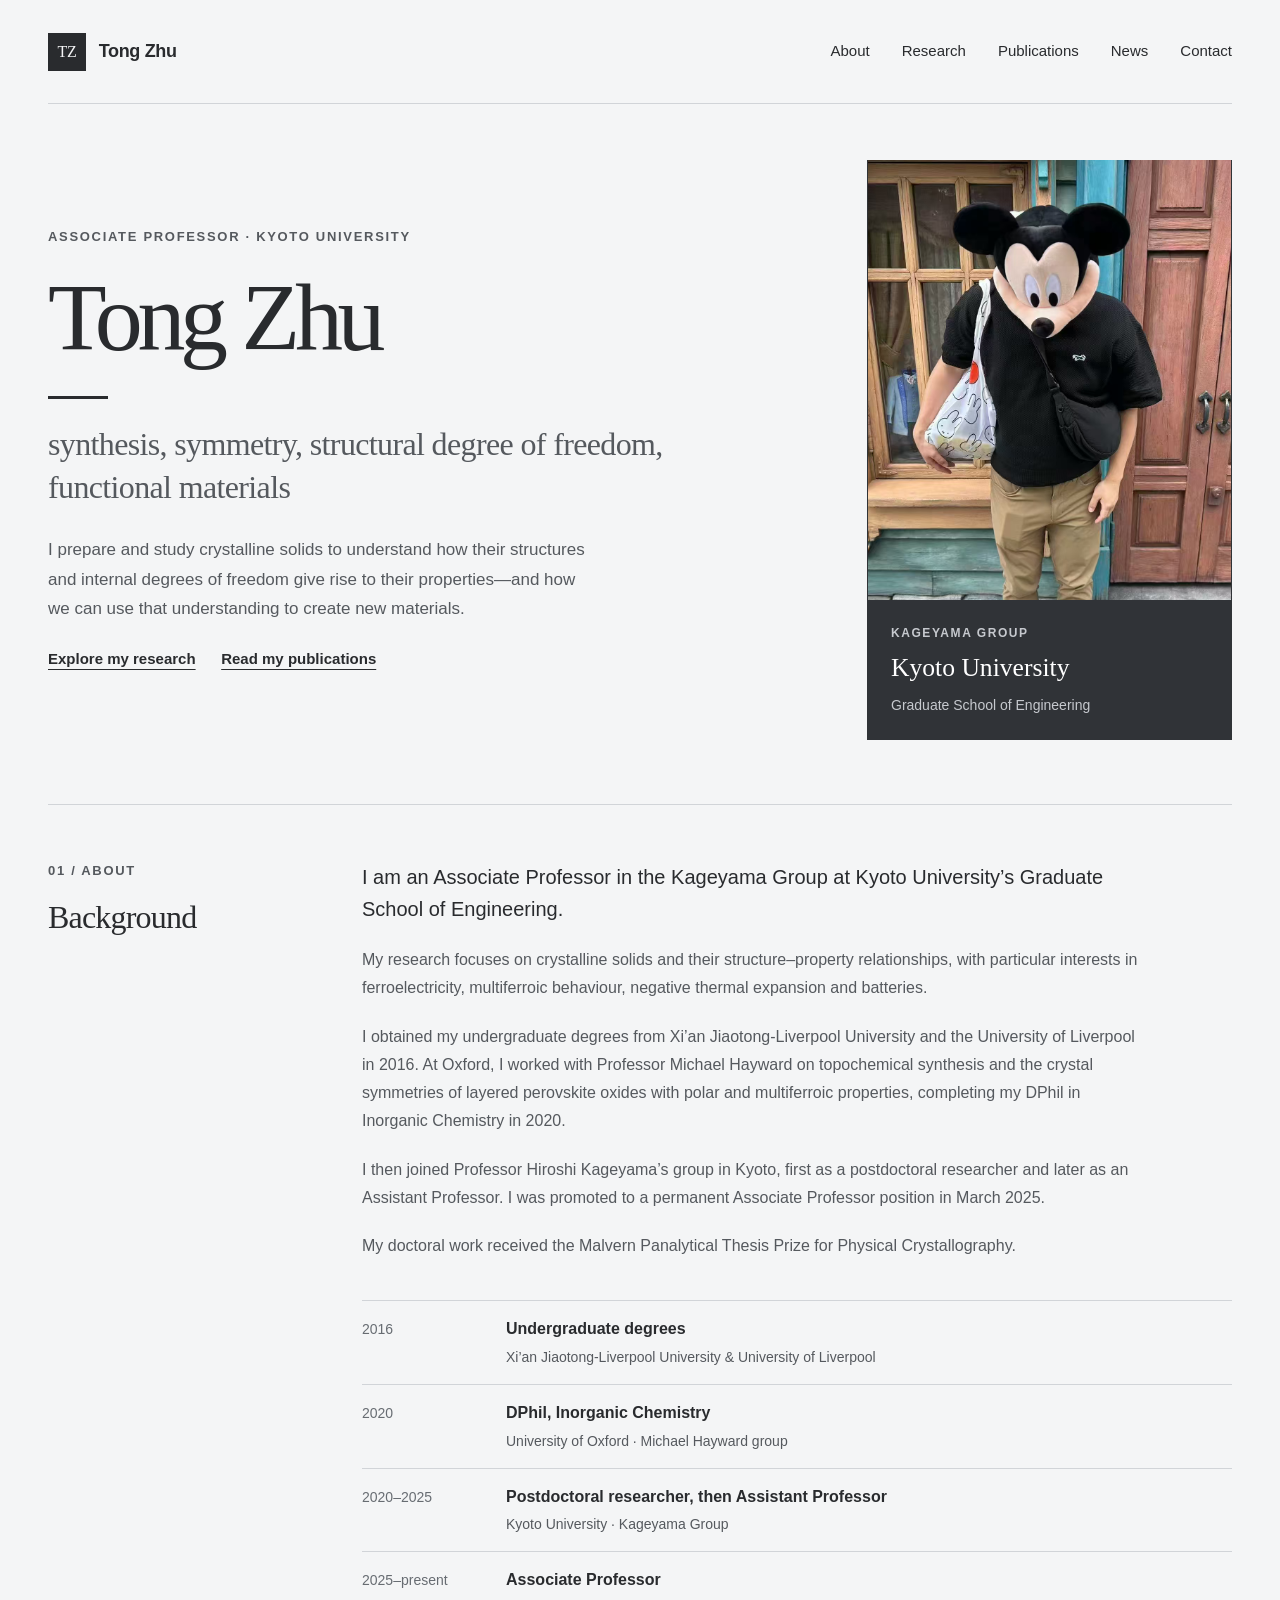
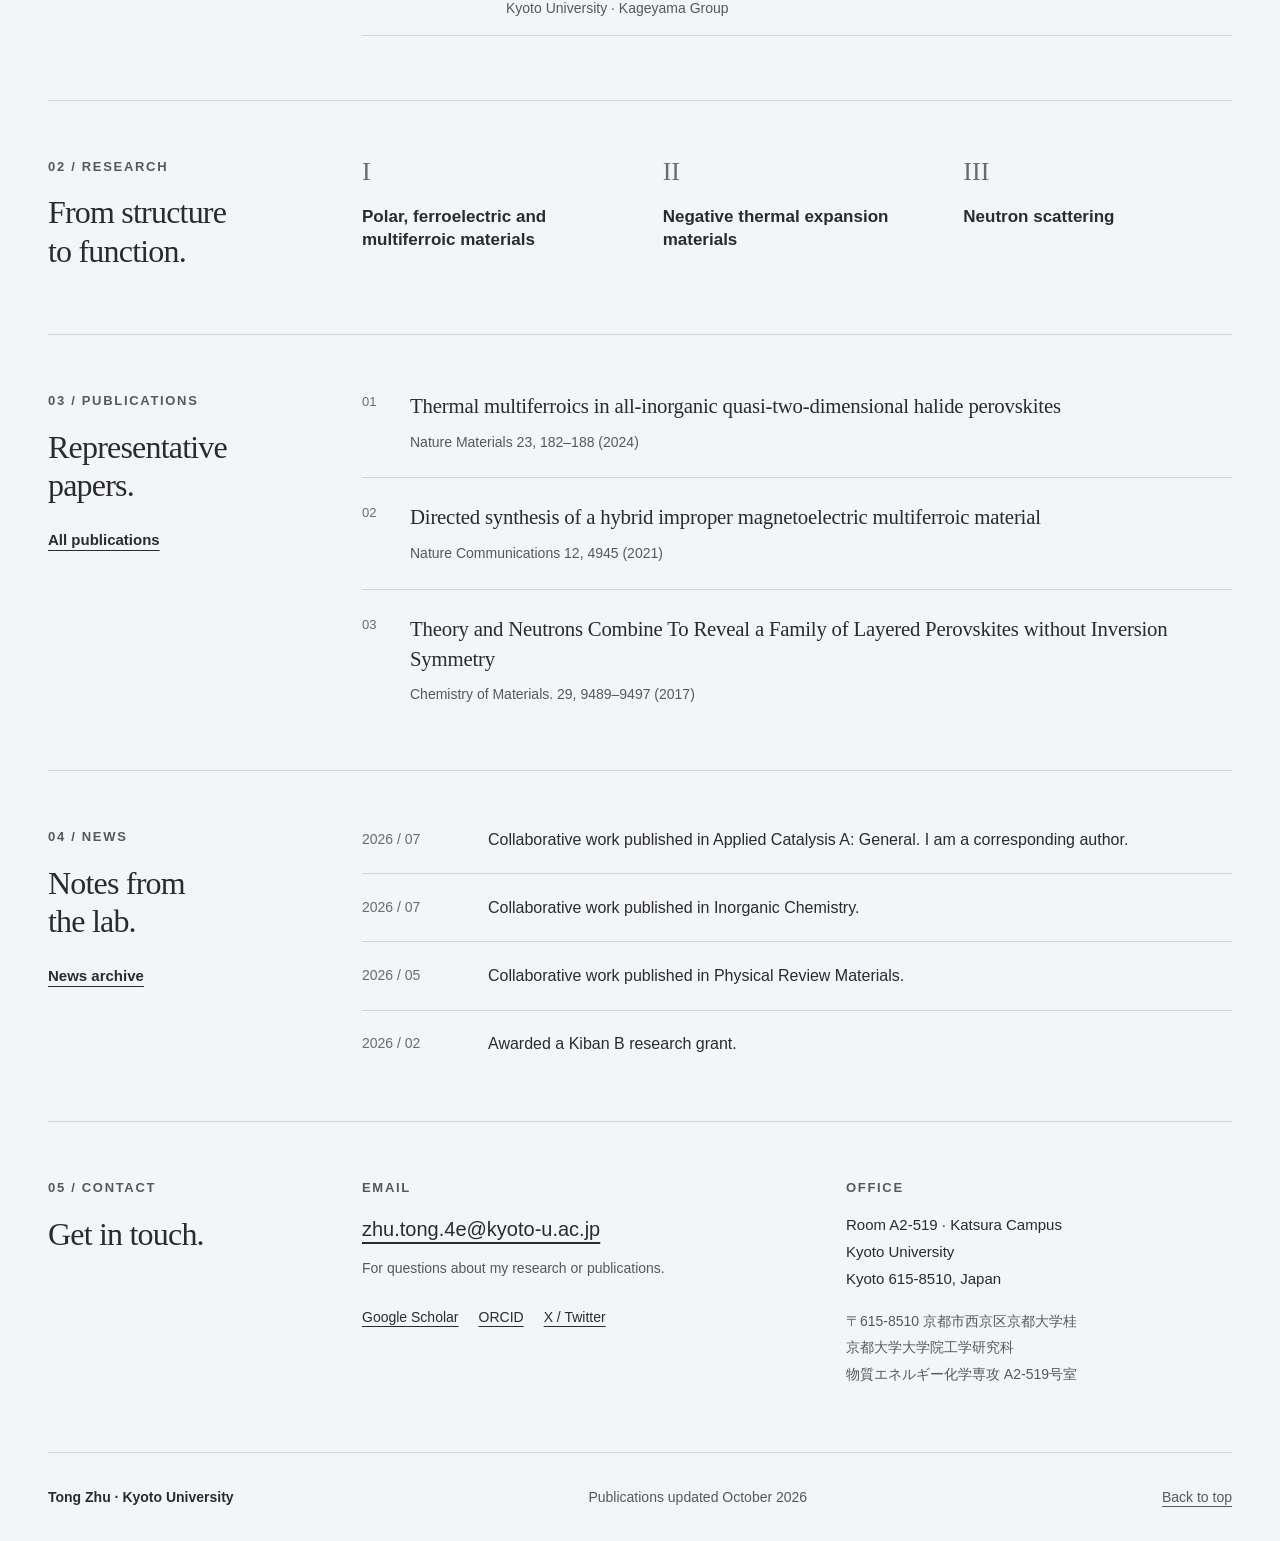
<file: zhutong.github.io/index.html>
<!doctype html><html lang="en"><head><meta charset="utf-8"><meta name="viewport" content="width=device-width, initial-scale=1"><title>Page moved | Tong Zhu</title><link rel="canonical" href="https://zhutongkyoto.github.io/"><link rel="stylesheet" href="../assets/site.css"><script>location.replace(new URL("../", location.href).pathname + location.search + location.hash);</script><meta http-equiv="refresh" content="0; url=../"></head><body><main class="shell"><section class="page-heading"><h1>This page has moved.</h1><p><a href="../">Continue to Tong Zhu’s homepage.</a></p></section></main></body></html>
</file>
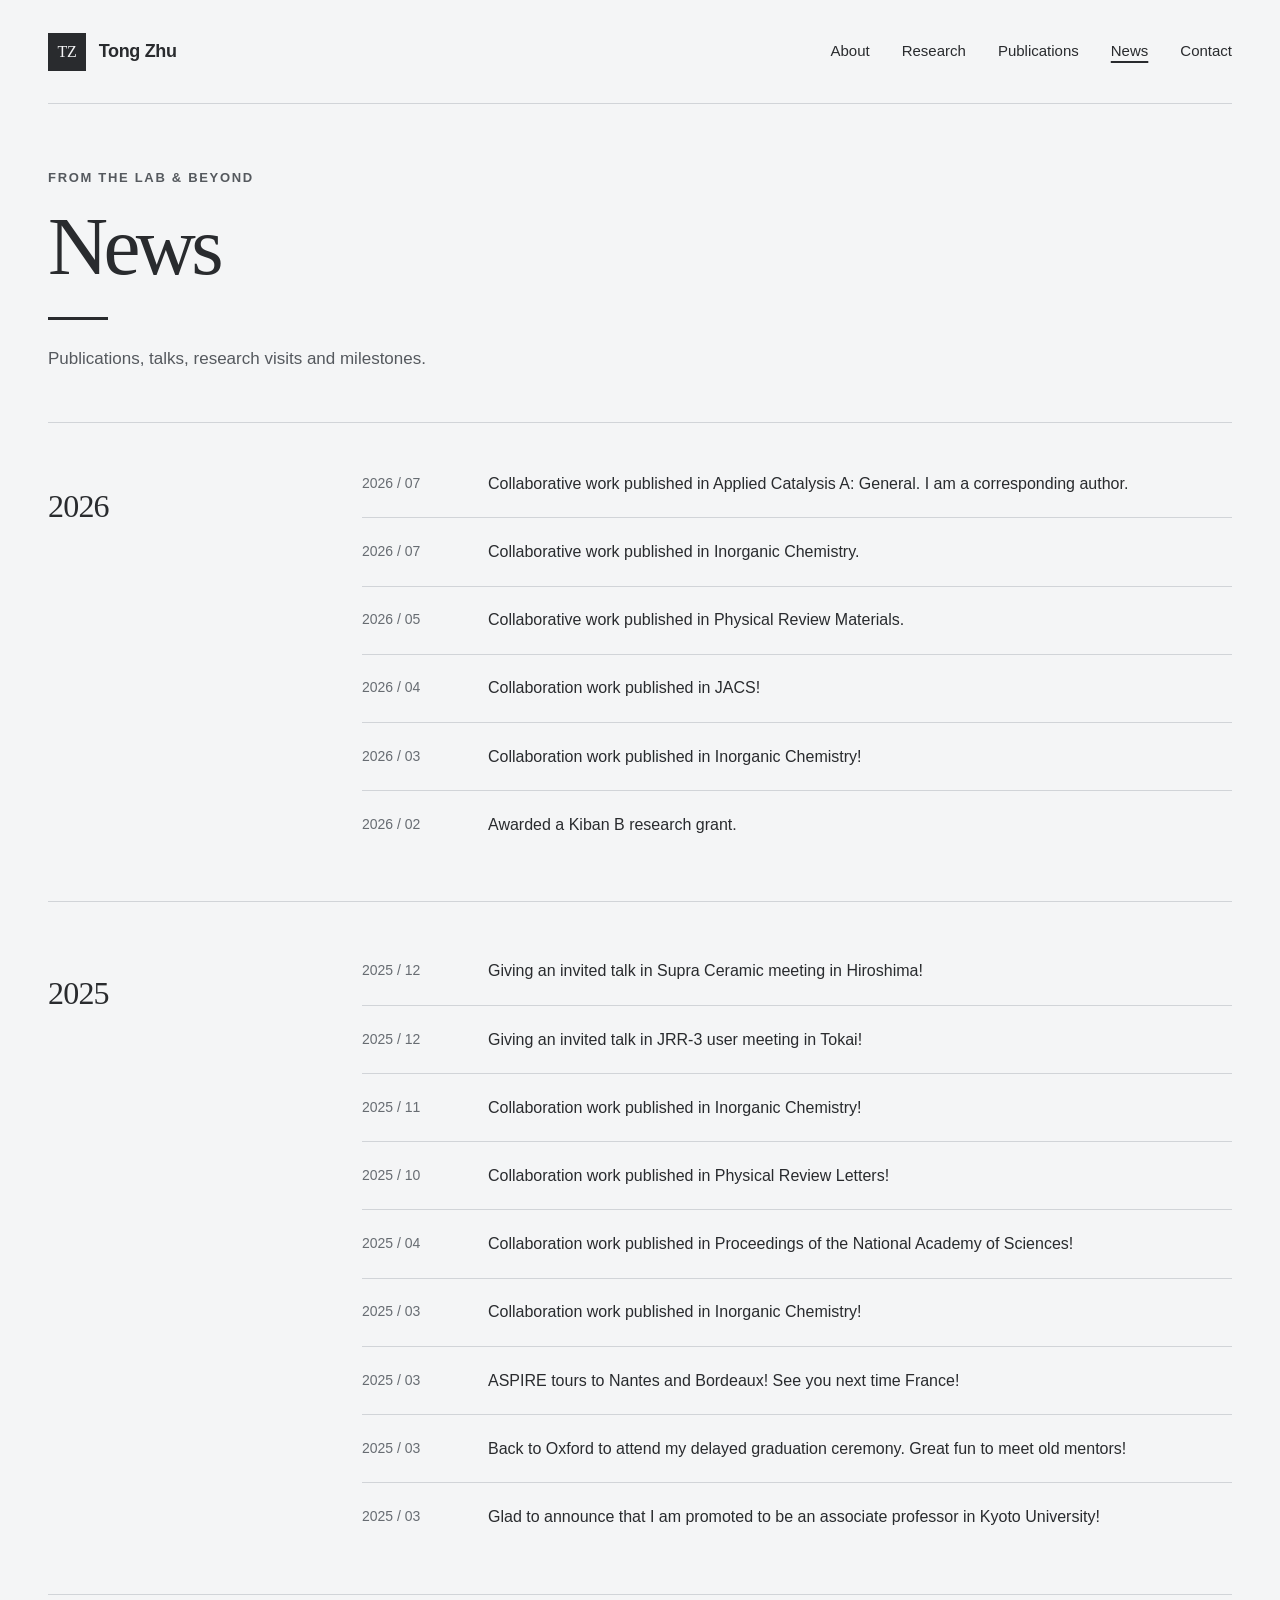
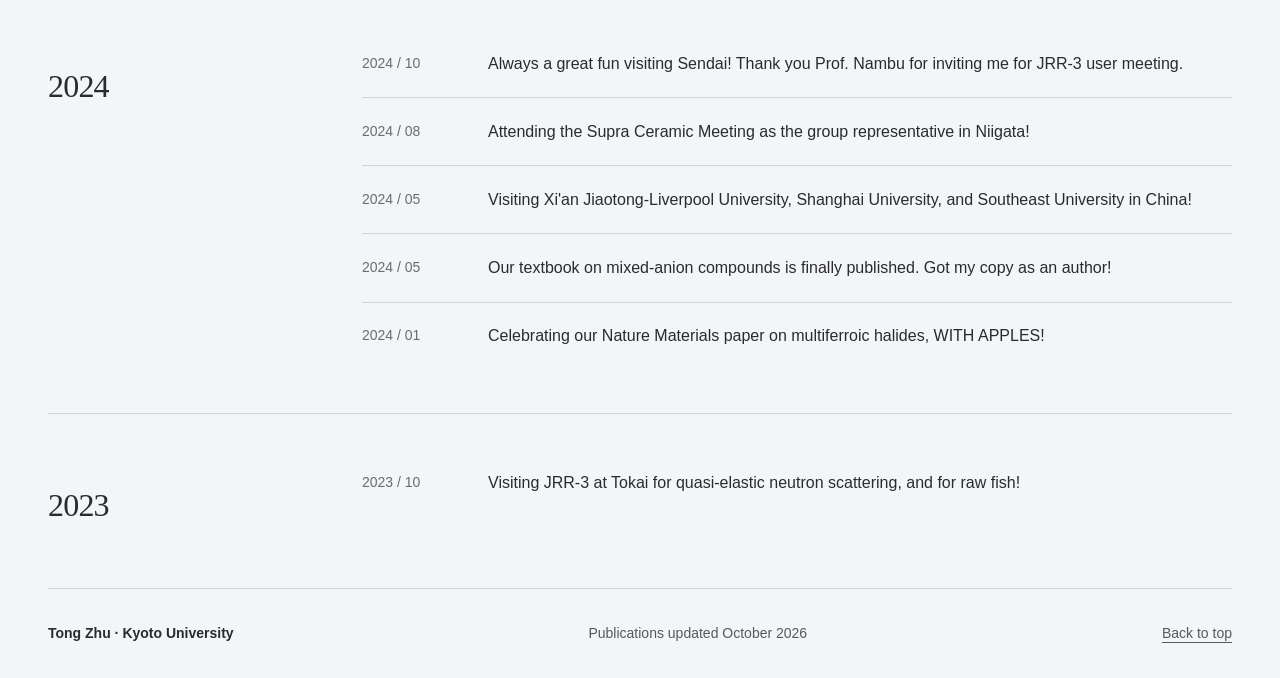
<file: zhutong.github.io/news/index.html>
<!doctype html><html lang="en"><head><meta charset="utf-8"><meta name="viewport" content="width=device-width, initial-scale=1"><title>Page moved | Tong Zhu</title><link rel="canonical" href="https://zhutongkyoto.github.io/news/"><link rel="stylesheet" href="../../assets/site.css"><script>location.replace(new URL("../../news/", location.href).pathname + location.search + location.hash);</script><meta http-equiv="refresh" content="0; url=../../news/"></head><body><main class="shell"><section class="page-heading"><h1>This page has moved.</h1><p><a href="../../news/">Continue to the news page.</a></p></section></main></body></html>
</file>
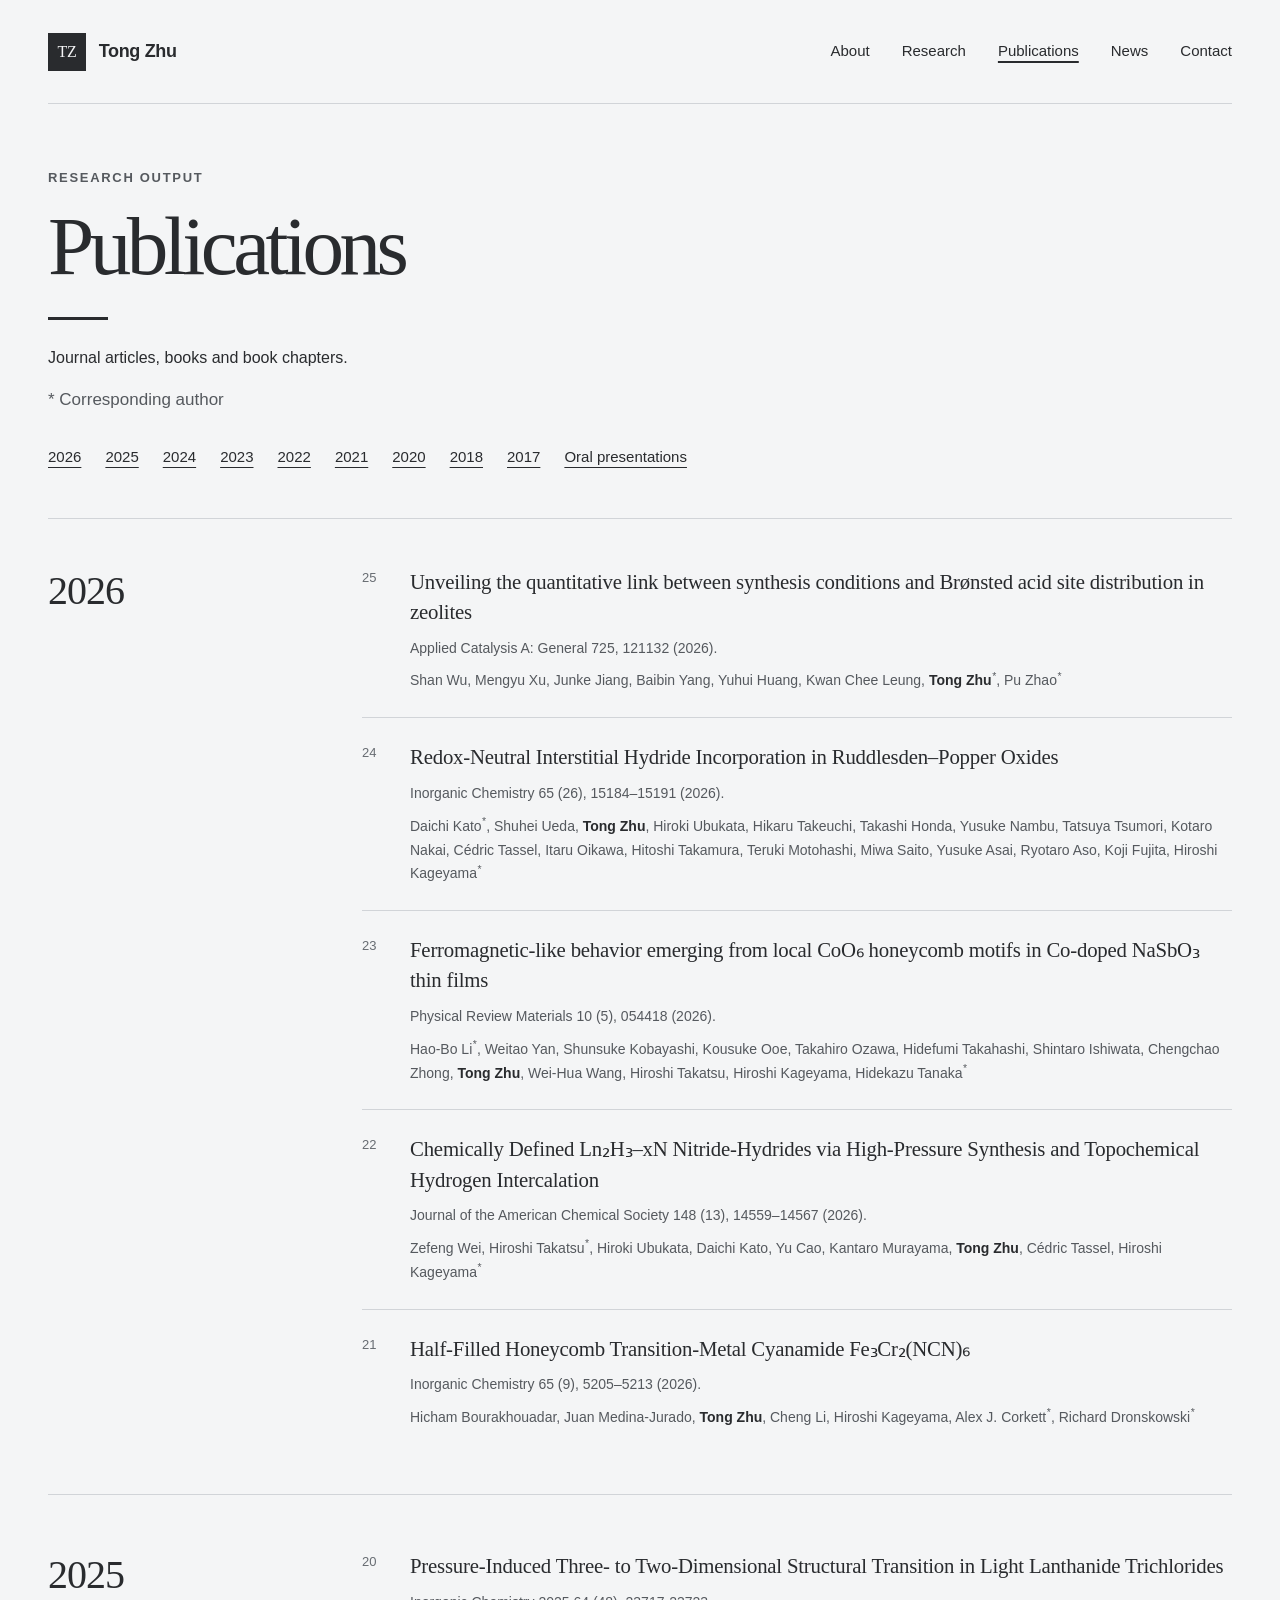
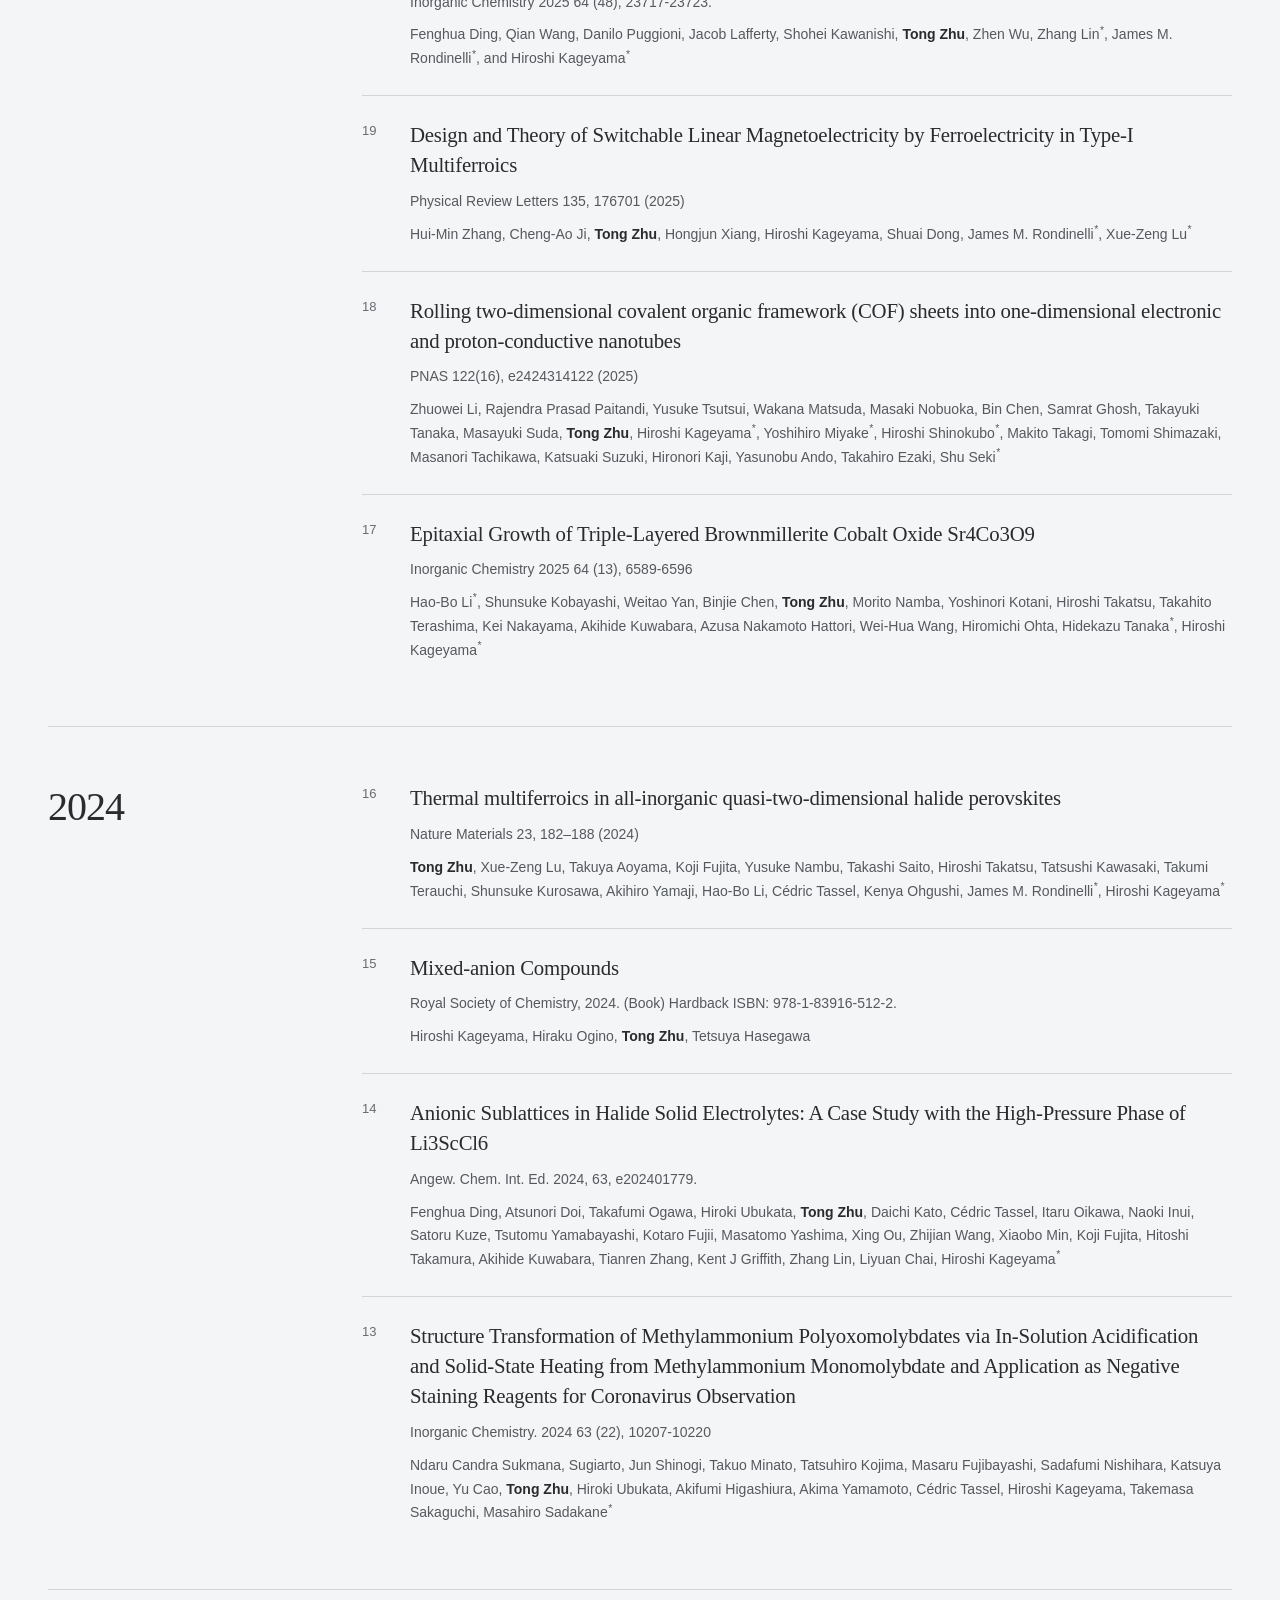
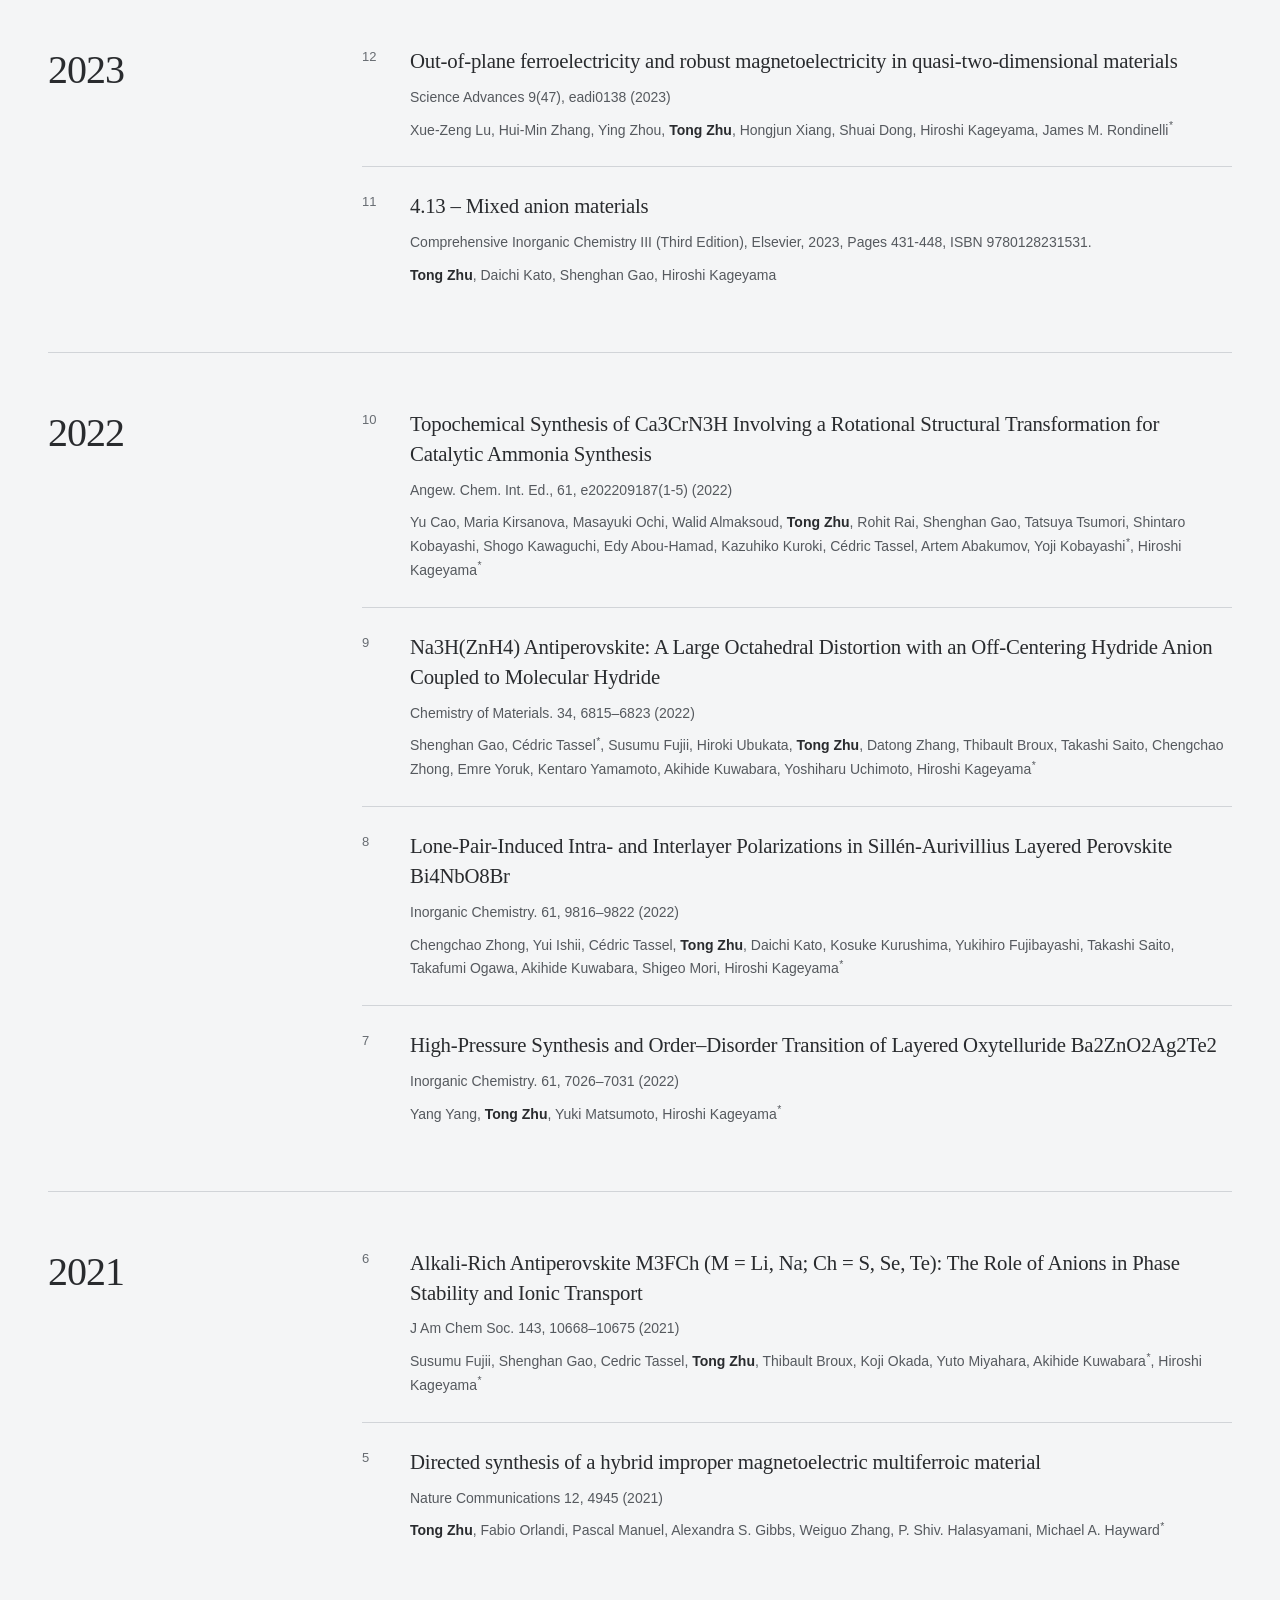
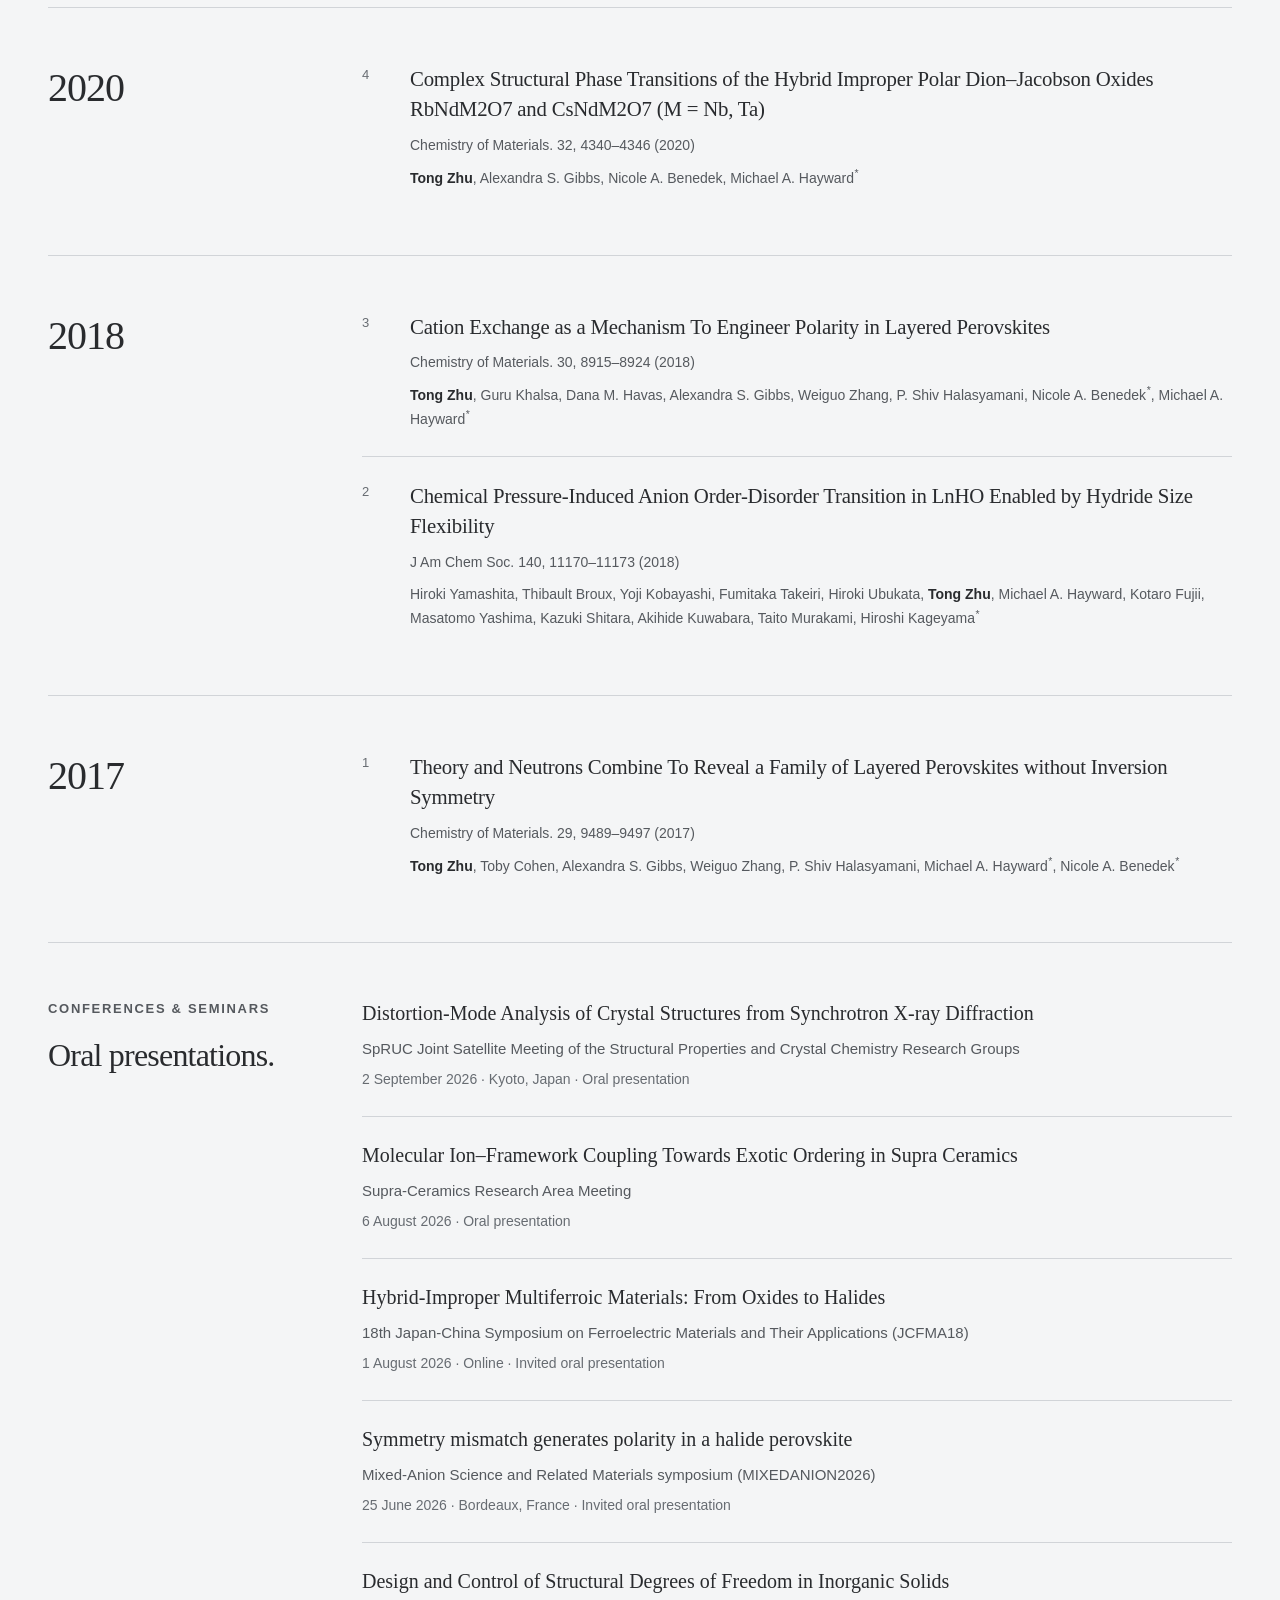
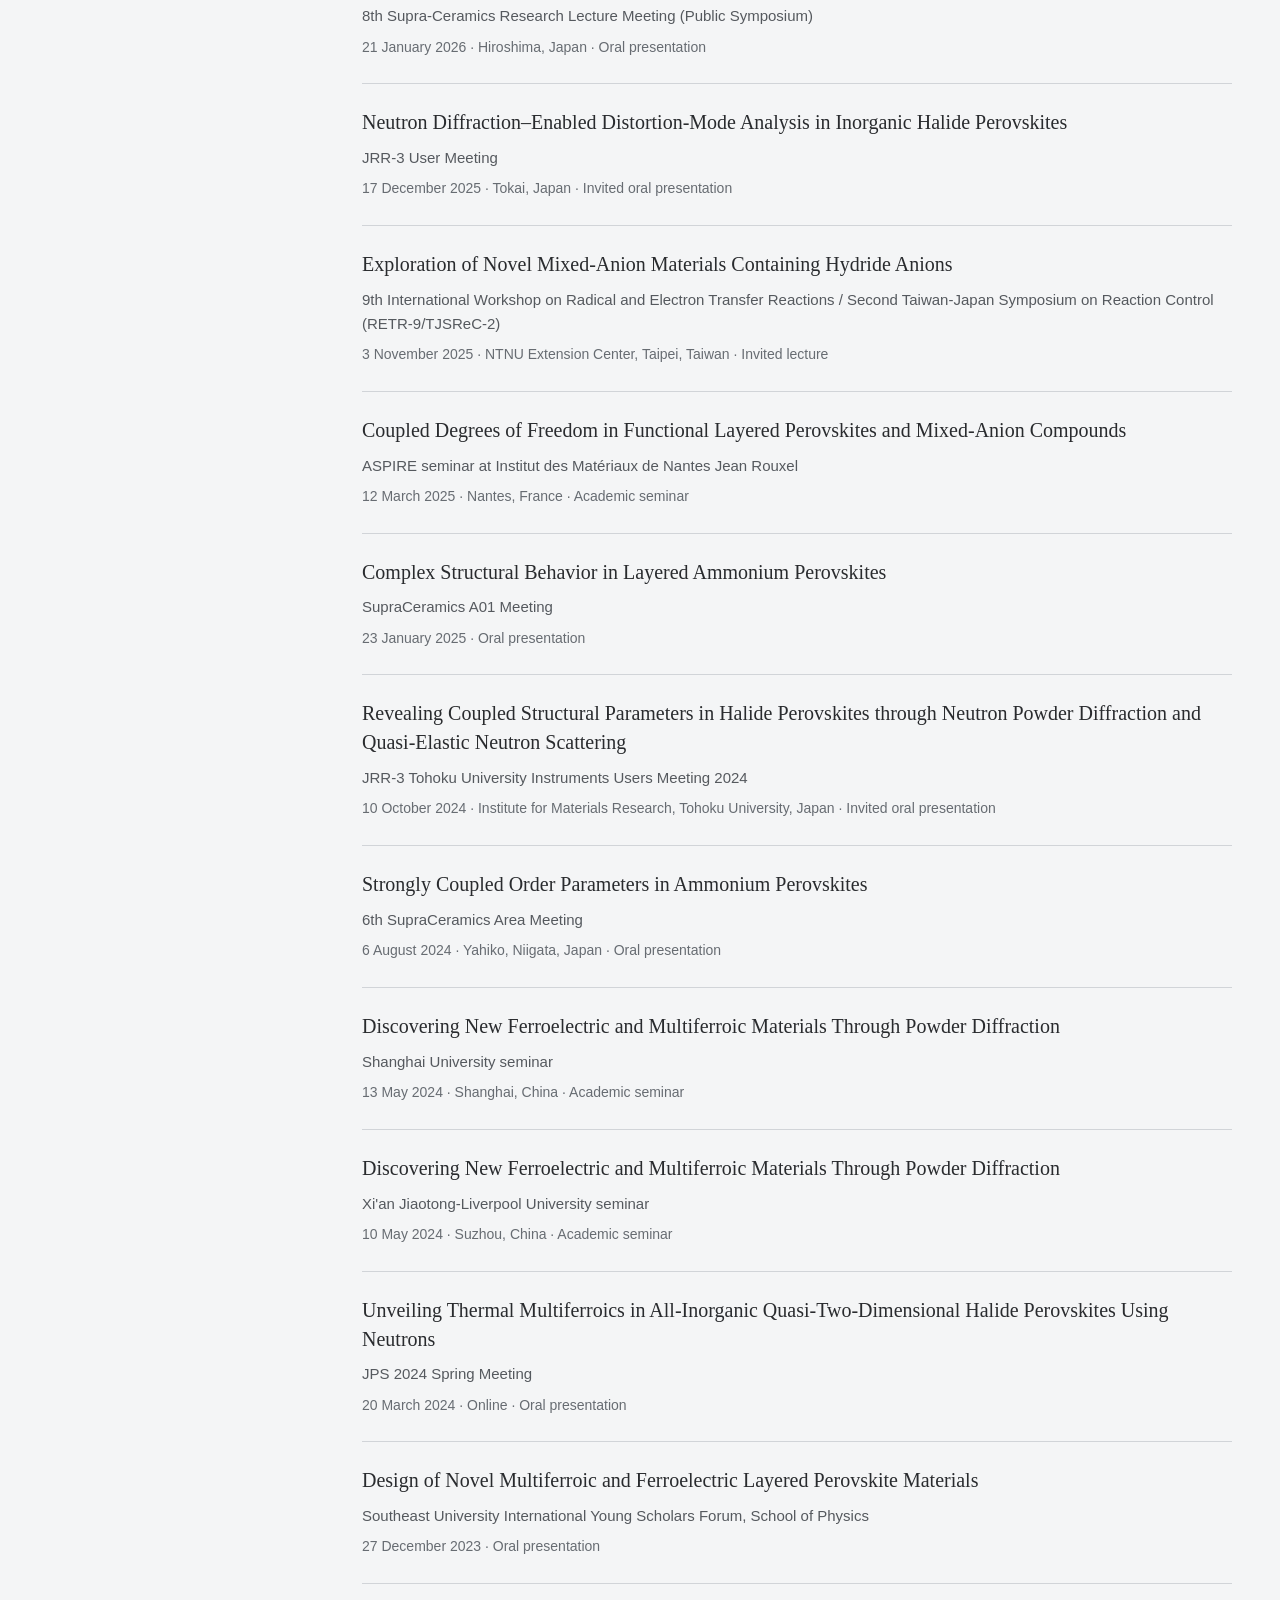
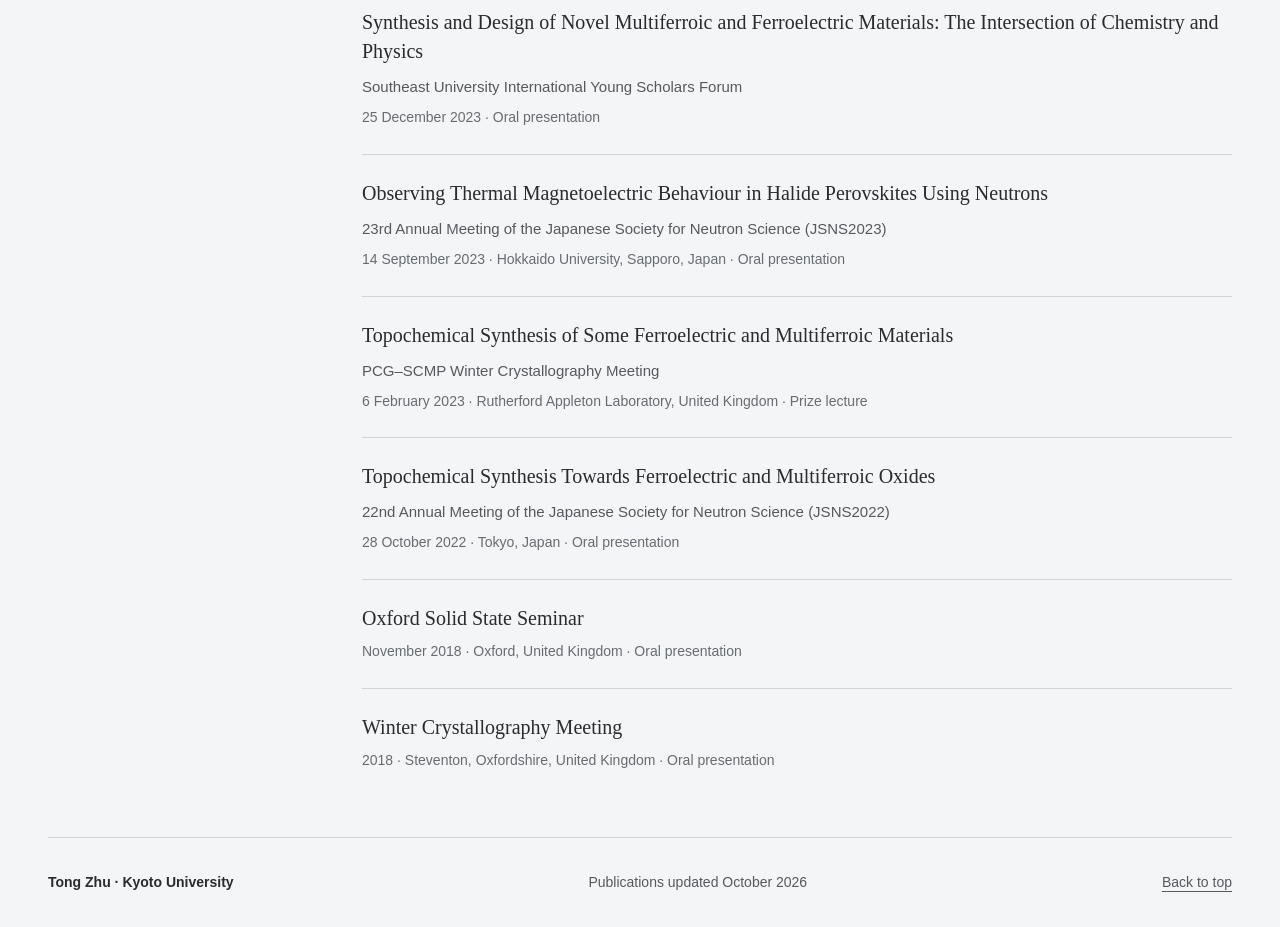
<file: zhutong.github.io/publications/index.html>
<!doctype html><html lang="en"><head><meta charset="utf-8"><meta name="viewport" content="width=device-width, initial-scale=1"><title>Page moved | Tong Zhu</title><link rel="canonical" href="https://zhutongkyoto.github.io/publications/"><link rel="stylesheet" href="../../assets/site.css"><script>location.replace(new URL("../../publications/", location.href).pathname + location.search + location.hash);</script><meta http-equiv="refresh" content="0; url=../../publications/"></head><body><main class="shell"><section class="page-heading"><h1>This page has moved.</h1><p><a href="../../publications/">Continue to the publications page.</a></p></section></main></body></html>
</file>
<file: assets/site.css>
@charset "UTF-8";
:root{--paper:#f4f5f6;--white:#fff;--ink:#292b2e;--secondary:#55595e;--muted:#676c72;--line:#d1d4d8;--panel:#303337;--serif:Georgia,'Times New Roman',serif;--sans:Arial,Helvetica,sans-serif;color-scheme:light}
*{box-sizing:border-box}html{scroll-behavior:smooth;scroll-padding-top:1.5rem}body{margin:0;background:var(--paper);color:var(--ink);font:1rem/1.75 var(--sans);-webkit-font-smoothing:antialiased}a{color:inherit;text-underline-offset:.3em}a:hover{text-decoration-thickness:2px}a:focus-visible,button:focus-visible{outline:3px solid #707880;outline-offset:5px}img{max-width:100%;display:block}p,h1,h2,h3{margin:0}.shell{width:min(1240px,calc(100% - 6rem));margin-inline:auto}.site-header{min-height:104px;display:flex;align-items:center;justify-content:space-between;gap:2rem;border-bottom:1px solid var(--line)}.wordmark{display:flex;align-items:center;gap:.8rem;text-decoration:none;font-size:1.125rem;font-weight:600;letter-spacing:-.02em}.monogram{background:var(--ink);color:var(--paper);display:grid;place-items:center;width:38px;height:38px;font:1rem var(--serif)}nav{display:flex;gap:2rem;flex-wrap:wrap}nav a{font-size:.9375rem;text-decoration:none}nav a:hover{text-decoration:underline}.skip-link{position:absolute;left:1rem;top:-100px;z-index:9;background:var(--ink);color:white;padding:.6rem 1rem}.skip-link:focus{top:1rem}.intro{display:grid;grid-template-columns:minmax(0,1.6fr) minmax(280px,1fr);gap:5rem;padding-block:5rem 5.5rem;align-items:stretch}.eyebrow{font-size:.8125rem;line-height:1.6;text-transform:uppercase;letter-spacing:.13em;font-weight:600;color:var(--secondary)}h1{font:clamp(4rem,7.5vw,6.75rem)/1.12 var(--serif);letter-spacing:-.055em;margin-top:1rem;position:relative}.name-rule{display:block;width:60px;height:3px;background:var(--ink);margin-block:1.5rem}.research-line{font:clamp(1.5rem,3vw,2rem)/1.35 var(--serif);color:var(--secondary);letter-spacing:-.02em}.intro-summary{max-width:540px;color:var(--secondary);margin-top:1.6rem;font-size:1.0625rem}.text-link{display:inline-block;margin-top:1.4rem;font-size:.9375rem;font-weight:600}.identity-panel{background:var(--panel);color:#f5f5f5;padding:2.5rem;display:flex;flex-direction:column;justify-content:space-between;gap:2rem}.identity-panel .eyebrow{color:#c5c8cc}.affiliation p{font:1.75rem/1.3 var(--serif);margin-bottom:.8rem}.affiliation span{font-size:.9375rem;line-height:1.6;color:#c9cdd1}.discipline-list{display:flex;flex-direction:column;border-block:1px solid #62656a;padding-block:1.5rem;gap:.4rem;font-size:1.0625rem}.panel-note{color:#bfc4c9;font-size:.875rem;line-height:1.7}.editorial-section{display:grid;grid-template-columns:250px minmax(0,1fr);gap:4rem;border-top:1px solid var(--line);padding-block:3.5rem 4rem;scroll-margin-top:2rem}.section-heading h2{font:2rem/1.2 var(--serif);letter-spacing:-.025em;margin-top:1rem}.prose p+p{margin-top:1.3rem}.prose{max-width:780px;color:var(--secondary)}.prose .lead{font-size:1.25rem;color:var(--ink);line-height:1.6}.research-grid{display:grid;grid-template-columns:repeat(3,minmax(0,1fr));gap:2rem}.research-grid h3{font-size:1.0625rem;line-height:1.4;margin-top:1rem;margin-bottom:.75rem}.research-grid p{font-size:.9375rem;color:var(--secondary)}.topic-number{font:1.625rem var(--serif);color:var(--muted)}.site-footer{padding-block:2rem;display:flex;justify-content:space-between;flex-wrap:wrap;gap:1rem;border-top:1px solid var(--line);font-size:.875rem;color:var(--secondary)}.site-footer>span:first-child{font-weight:600;color:var(--ink)}
@media(min-width:1500px){.intro{padding-block:6rem}}
@media(max-width:1000px){.shell{width:calc(100% - 4rem)}.intro{gap:2.5rem;padding-block:3.5rem}.identity-panel{padding:2rem}.editorial-section{grid-template-columns:200px minmax(0,1fr);gap:2.5rem}.research-grid{grid-template-columns:1fr}.research-grid article{border-bottom:1px solid var(--line);padding-bottom:1.3rem}.research-grid article:last-child{border:0}}
@media(max-width:700px){.shell{width:calc(100% - 2.5rem)}.site-header{padding-block:1.3rem;min-height:auto;align-items:flex-start;flex-direction:column;gap:1rem}nav{gap:1.25rem;row-gap:.5rem}.intro{grid-template-columns:1fr;gap:2.5rem;padding-block:2.5rem 3rem}h1{font-size:4.5rem}.eyebrow{font-size:.75rem}.intro-summary{font-size:1rem}.identity-panel{padding:1.8rem}.editorial-section{grid-template-columns:1fr;gap:1.8rem;padding-block:2.5rem}.section-heading h2 br{display:none}.section-heading h2{font-size:1.8rem;margin-top:.6rem}.site-footer{font-size:.875rem}.research-grid{gap:1.4rem}}
@media(prefers-reduced-motion:reduce){html{scroll-behavior:auto}}
.intro-links{display:flex;gap:1.6rem;flex-wrap:wrap}.portrait-panel{margin:0;align-self:center;background:var(--panel);color:#fff}.portrait-panel img{width:100%;height:auto;aspect-ratio:1.18;object-fit:cover;object-position:50% 43%;filter:grayscale(1)}.portrait-panel figcaption{padding:1.4rem 1.7rem 1.6rem}.portrait-panel .eyebrow{color:#c6c9ce;font-size:.75rem}.portrait-panel figcaption p{font:1.6rem/1.35 var(--serif);margin-block:.35rem}.portrait-panel figcaption>span:last-child{font-size:.875rem;color:#c6c9ce}.section-intro{margin-bottom:2rem;max-width:760px;color:var(--secondary);font-size:1.0625rem}.career{margin:2.5rem 0 0;border-top:1px solid var(--line)}.career>div{display:grid;grid-template-columns:120px minmax(0,1fr);gap:1.5rem;padding-block:1rem;border-bottom:1px solid var(--line)}.career dt{font-size:.875rem;color:var(--muted)}.career dd{margin:0;font-size:1rem;font-weight:600;line-height:1.5}.career dd span{display:block;color:var(--secondary);font-size:.875rem;font-weight:400;margin-top:.35rem}.section-aside{margin-top:1.2rem;color:var(--muted)}.paper-list{min-width:0}.paper{display:grid;grid-template-columns:2rem minmax(0,1fr);gap:1rem;padding-block:1.5rem;border-bottom:1px solid var(--line)}.paper:first-child{padding-top:0}.paper:last-child{border-bottom:0;padding-bottom:0}.paper-index{color:var(--muted);font-size:.8125rem;font-variant-numeric:tabular-nums;line-height:1.7}.paper h3{font:1.3rem/1.45 var(--serif);letter-spacing:-.01em}.paper h3 a{text-decoration:none}.paper h3 a:hover{text-decoration:underline}.citation{font-size:.875rem;color:var(--secondary);margin-top:.6rem;line-height:1.6}.authors{margin-top:.65rem;font-size:.875rem;color:var(--secondary)}summary{cursor:pointer;min-height:28px;padding-block:.15rem;width:fit-content;text-underline-offset:.2em}summary:hover{text-decoration:underline}summary:focus-visible{outline:3px solid #707880;outline-offset:4px}.authors p{line-height:1.7;margin-top:.6rem}.authors strong{color:var(--ink)}.news-item{display:grid;grid-template-columns:110px minmax(0,1fr);gap:1rem;padding-block:1.3rem;border-bottom:1px solid var(--line)}.news-item:first-child{padding-top:0}.news-item:last-child{padding-bottom:0;border:0}.news-item time{font-size:.875rem;color:var(--muted);font-variant-numeric:tabular-nums}.news-item p{font-size:1rem;line-height:1.6}.contact-grid{display:grid;grid-template-columns:minmax(0,1.15fr) minmax(0,1fr);gap:2.5rem}.contact-section{padding-bottom:4rem}.email{font-size:1.25rem;display:block;margin-top:.8rem;overflow-wrap:anywhere}.contact-note{font-size:.875rem;color:var(--secondary);margin-top:.6rem}.profile-links{display:flex;gap:1.25rem;flex-wrap:wrap;margin-top:1.5rem;font-size:.875rem}address{font-style:normal;font-size:.9375rem;line-height:1.8;margin-top:.75rem}address span{display:block;margin-top:1rem;font-size:.875rem;line-height:1.9;color:var(--secondary)}.page-heading{padding-block:4rem 3rem}.page-heading h1{font-size:clamp(3rem,7vw,5.2rem);margin-top:.7rem}.page-heading>p:last-of-type{color:var(--secondary);font-size:1.0625rem}.year-nav{display:flex;flex-wrap:wrap;gap:1.5rem;row-gap:.7rem;margin-top:1.8rem}.year-nav a{font-size:.9375rem}.publication-year .section-heading h2{font:2.5rem/1.2 var(--serif);margin:0}.presentations{padding-left:1.3rem;color:var(--secondary);font-size:.9375rem}.presentations li+li{margin-top:1rem}.archive-details summary{font-size:1rem}nav a[aria-current=page]{text-decoration:underline;text-decoration-thickness:2px}.page-heading+.editorial-section{padding-top:3rem}
@media(max-width:1000px){.contact-grid{grid-template-columns:1fr;gap:2rem}.email{font-size:1.1rem}.intro{grid-template-columns:minmax(0,1.4fr) minmax(260px,1fr);gap:2rem}.intro-links{gap:1.25rem}}
@media(max-width:700px){.intro{grid-template-columns:1fr;gap:2rem}.portrait-panel{max-width:440px}.portrait-panel img{aspect-ratio:1.4}.career>div{grid-template-columns:95px minmax(0,1fr);gap:1rem}.paper{grid-template-columns:1.3rem minmax(0,1fr);gap:.7rem}.paper h3{font-size:1.25rem}.news-item{grid-template-columns:1fr;gap:.3rem}.contact-section{padding-bottom:3rem}.page-heading{padding-block:2.5rem 2rem}.year-nav{gap:1.2rem}.publication-year .section-heading h2{font-size:2rem}.paper-index{font-size:.75rem}.intro-links .text-link{font-size:.875rem}.email{font-size:1.25rem}}
.intro{align-items:center;padding-block:3.5rem 4rem}.portrait-panel img{filter:none;aspect-ratio:1032/1251;max-height:440px;object-fit:contain;background:#303337}.portrait-panel{max-width:365px;width:100%;justify-self:end}.portrait-panel figcaption{padding:1.1rem 1.5rem 1.3rem}
@media(max-width:700px){.intro{padding-block:2.5rem 3rem}.portrait-panel{justify-self:start;max-width:365px}.portrait-panel img{max-height:none;aspect-ratio:1032/1251}}
.paper .authors{line-height:1.7}.authors strong{font-weight:700}.corresponding{font-size:.75em;line-height:0;vertical-align:super;margin-left:.05em}.page-heading>.publication-key{font-size:.875rem;margin-top:.8rem;color:var(--secondary)}
.presentations{list-style:none;margin:0;padding:0}.presentations .talk{padding-block:1.5rem;border-bottom:1px solid var(--line);margin:0}.presentations .talk:first-child{padding-top:0}.presentations .talk:last-child{border:0;padding-bottom:0}.talk h3{font:1.25rem/1.45 var(--serif);color:var(--ink)}.talk-event{margin-top:.55rem;line-height:1.6}.talk-meta{margin-top:.45rem;font-size:.875rem;color:var(--muted);line-height:1.7}
</file>
